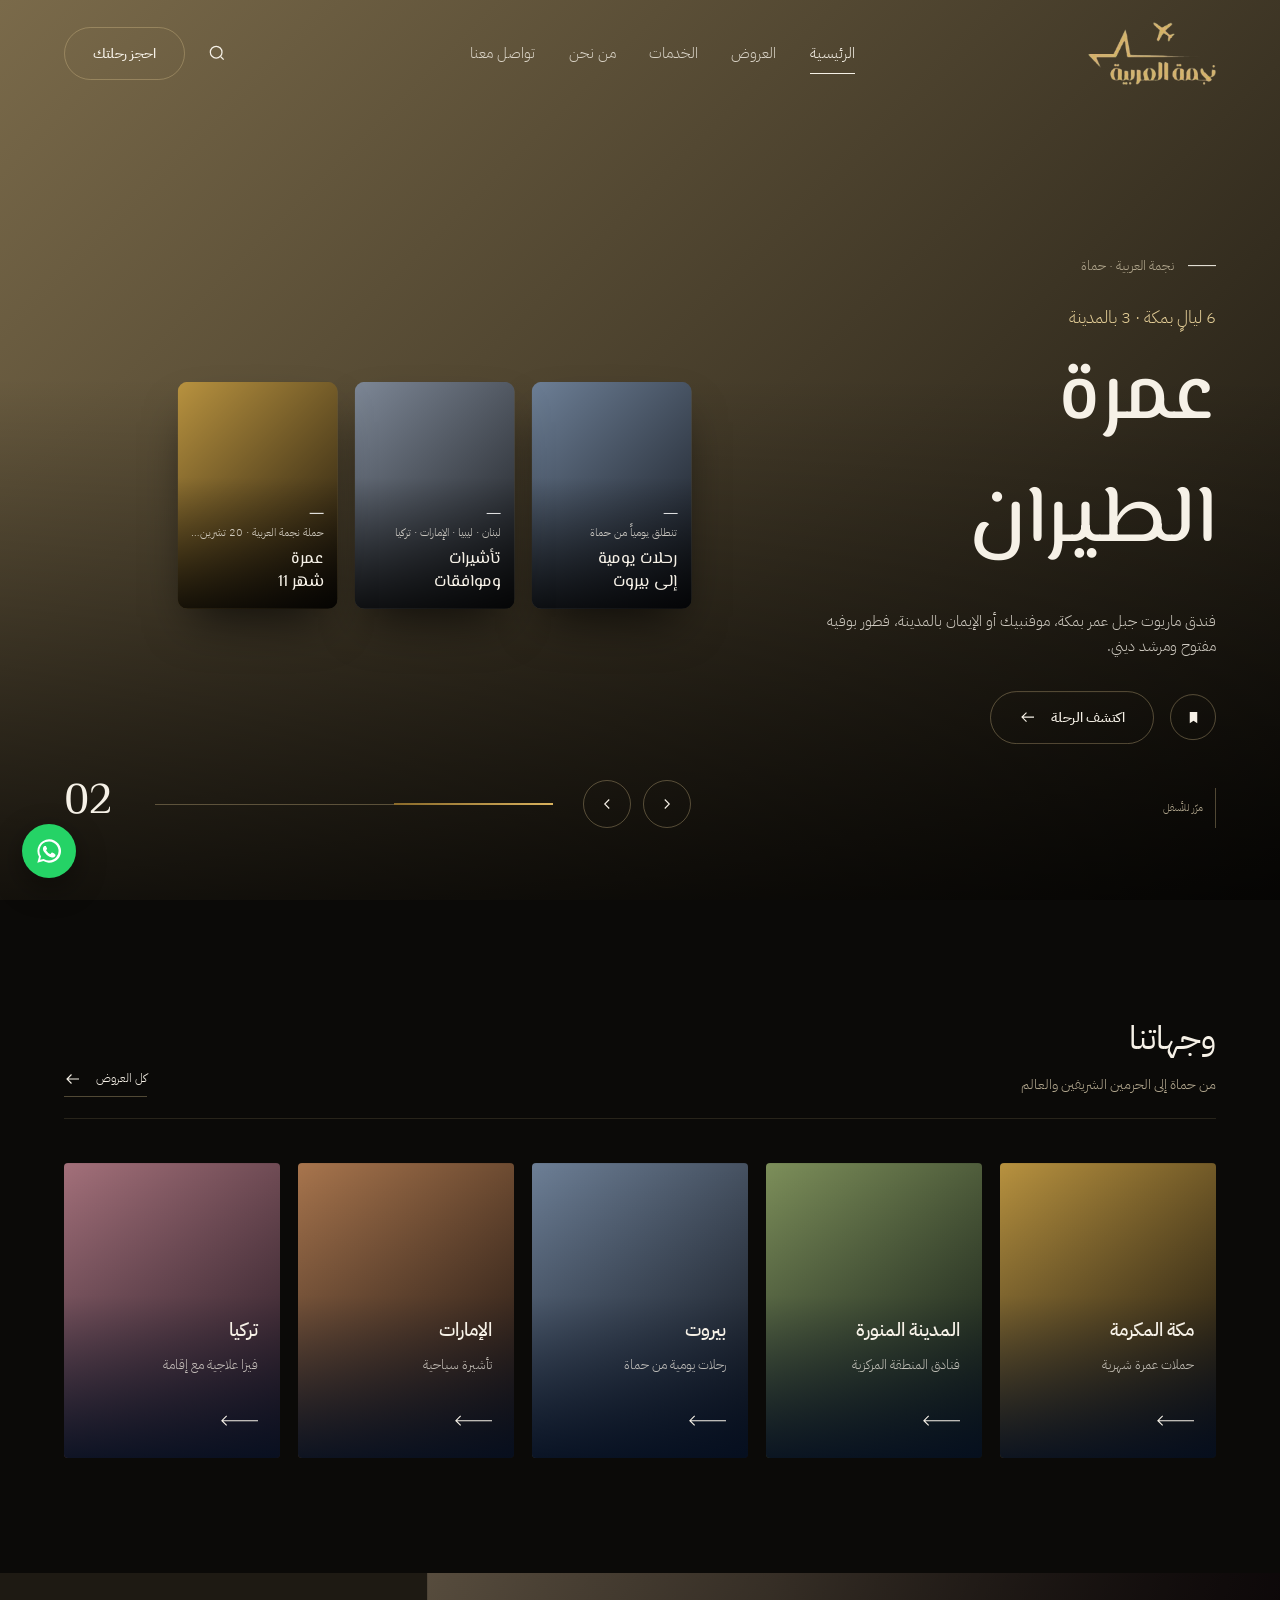
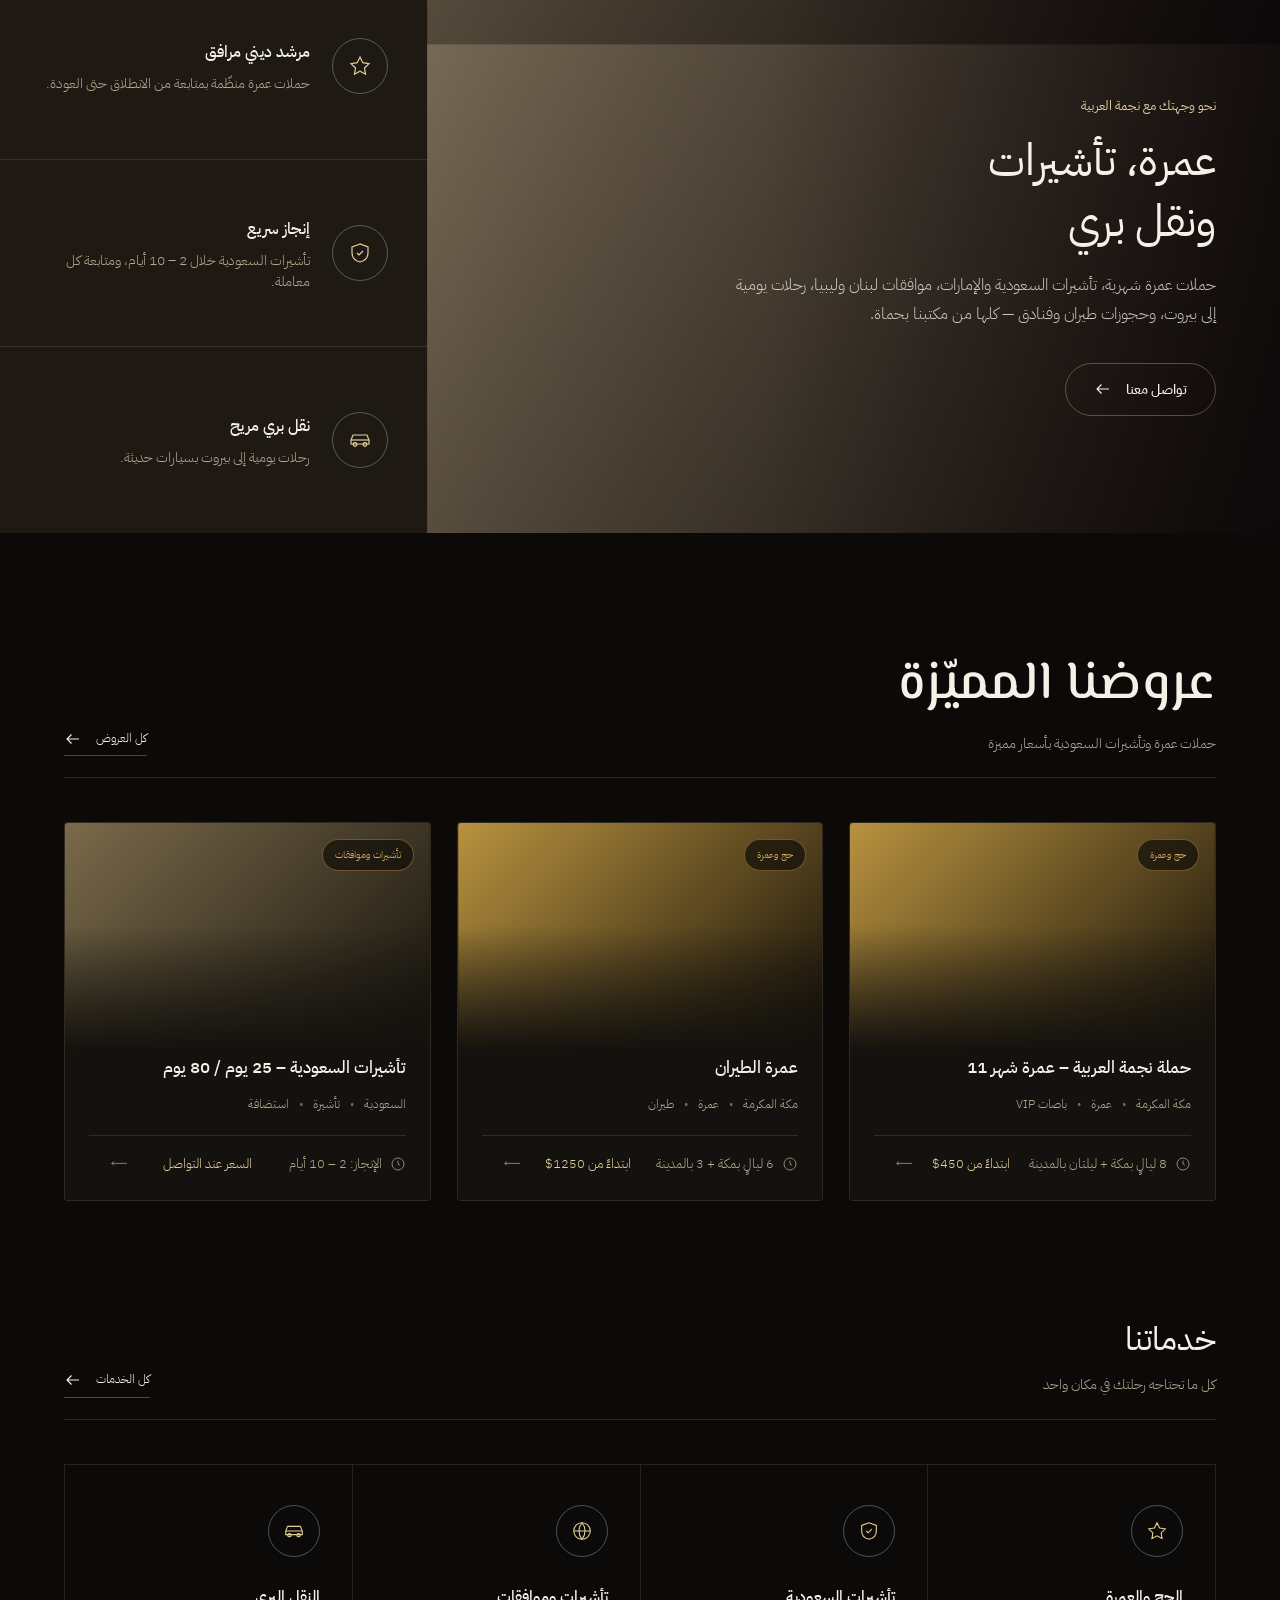
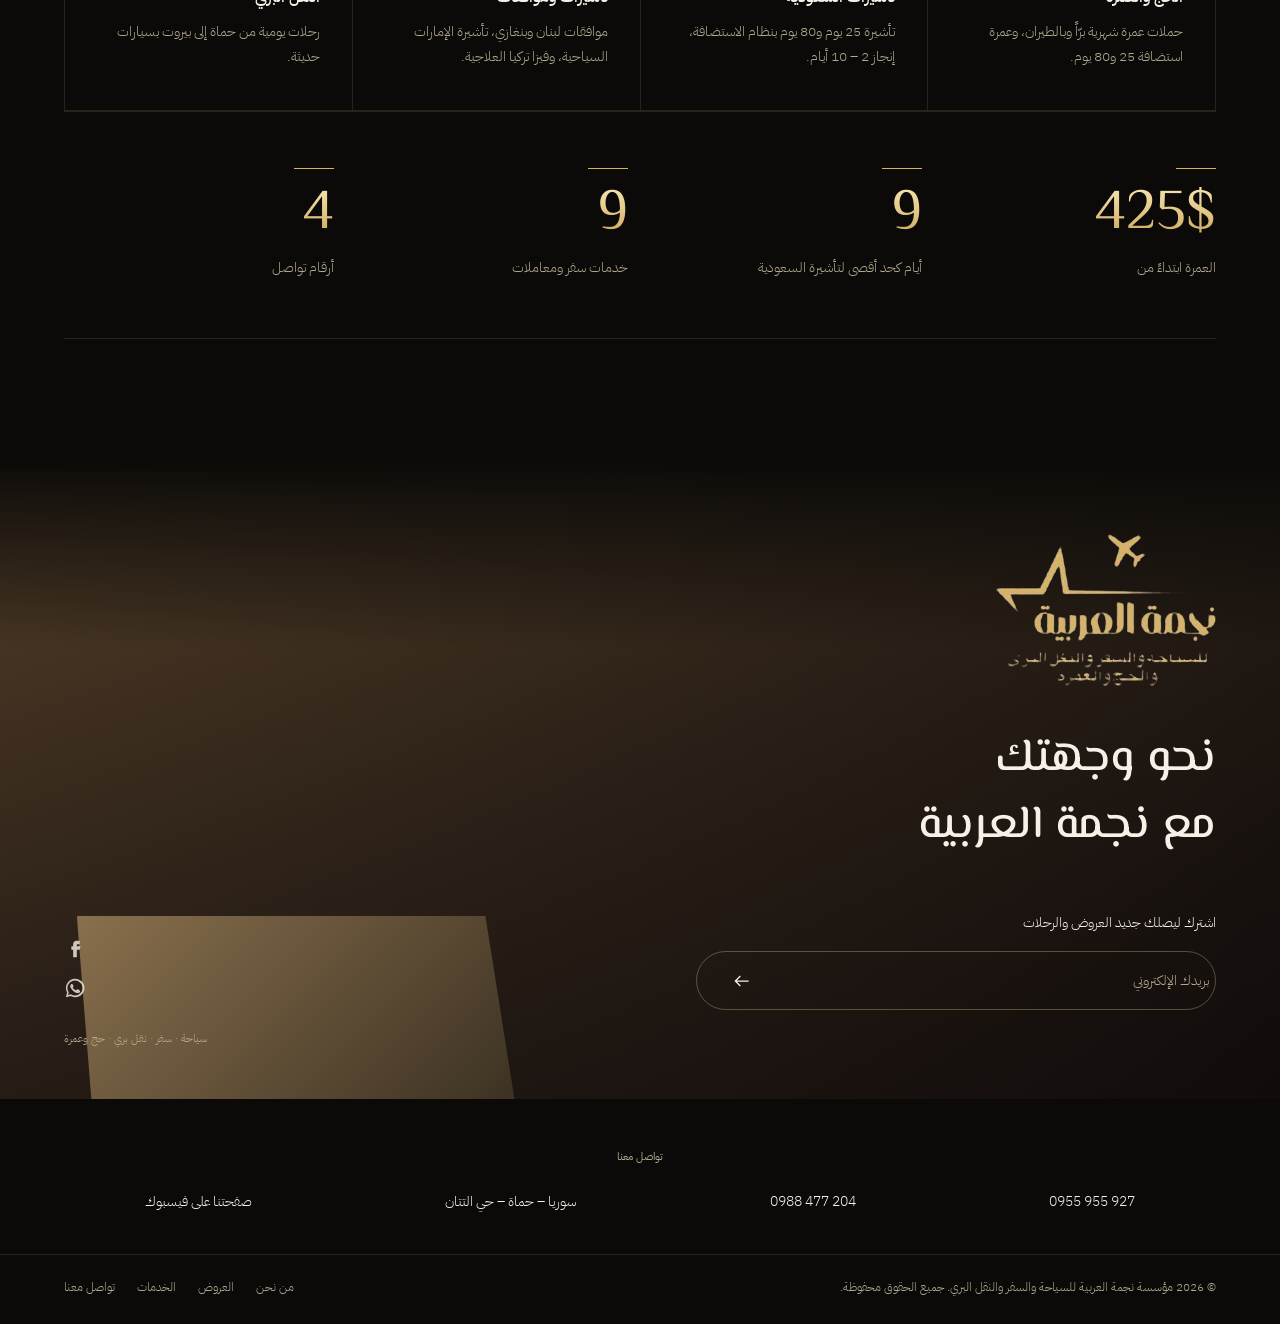
<file: index.html>
<!DOCTYPE html>
<html lang="ar" dir="rtl">
<head>
  <meta charset="UTF-8" />
  <meta name="viewport" content="width=device-width, initial-scale=1.0" />
  <link rel="preconnect" href="https://fonts.googleapis.com" />
  <link rel="preconnect" href="https://fonts.gstatic.com" crossorigin />
  <link href="https://fonts.googleapis.com/css2?family=IBM+Plex+Sans+Arabic:wght@300;400;500&family=Readex+Pro:wght@200;300;400;500&family=El+Messiri:wght@400;500;600&display=swap" rel="stylesheet" />
  <link rel="icon" type="image/png" href="images/favicon.png" />
  <link rel="stylesheet" href="css/style.css" />
  <link rel="stylesheet" href="css/rtl.css" />
  <title>نجمة العربية للسياحة والسفر والنقل البري والحج والعمرة – حماة</title>
  <meta name="description" content="مؤسسة نجمة العربية للسياحة والسفر والنقل البري والحج والعمرة – حماة، حي التتان. حملات عمرة، تأشيرات السعودية والإمارات، موافقات لبنان وليبيا، رحلات يومية إلى بيروت، حجوزات طيران وفنادق." />
</head>
<body data-page="home">
  <div id="site-header"></div>

  <section class="hero" id="hero">
    <div class="hero__timer"><span></span></div>
    <div class="hero__bg" id="heroBg"></div>
    <div class="hero__shade"></div>

    <div class="hero__content">
      <p class="hero__eyebrow">نجمة العربية · حماة</p>
      <p class="hero__place mask"><span id="heroPlace"></span></p>
      <h1 class="hero__title" id="heroTitle"></h1>
      <p class="hero__desc mask"><span id="heroDesc"></span></p>
      <div class="mask">
        <span class="hero__actions-inner">
          <button class="btn-round" aria-label="حفظ">
            <svg viewBox="0 0 24 24" fill="currentColor"><path d="M6 3h12v18l-6-4-6 4z"/></svg>
          </button>
          <a href="#" class="btn" id="heroLink">اكتشف الرحلة
            <svg viewBox="0 0 24 24" fill="none" stroke="currentColor" stroke-width="1.5"><path d="M4 12h15M14 6l6 6-6 6"/></svg>
          </a>
        </span>
      </div>
    </div>

    <div class="hero__cards" id="heroCards"></div>

    <div class="hero__controls">
      <button class="arrow" id="prevBtn" aria-label="السابق"><svg viewBox="0 0 24 24" fill="none" stroke="currentColor" stroke-width="1.5"><path d="m15 18-6-6 6-6"/></svg></button>
      <button class="arrow" id="nextBtn" aria-label="التالي"><svg viewBox="0 0 24 24" fill="none" stroke="currentColor" stroke-width="1.5"><path d="m9 18 6-6-6-6"/></svg></button>
      <div class="hero__progress"><span id="progressFill"></span></div>
      <div class="hero__num mask"><span id="heroNum">01</span></div>
    </div>

    <div class="hero__scroll"><i></i>مرّر للأسفل</div>
  </section>

  <section class="section">
    <div class="container">
      <div class="section-head reveal">
        <div>
          <h2 class="h-md">وجهاتنا</h2>
          <p>من حماة إلى الحرمين الشريفين والعالم</p>
        </div>
        <a href="tours.html" class="link-all">كل العروض
          <svg viewBox="0 0 24 24" fill="none" stroke="currentColor" stroke-width="1.5"><path d="M4 12h15M14 6l6 6-6 6"/></svg></a>
      </div>
      <div class="dest-grid" id="popularDest"></div>
    </div>
  </section>

  <section class="split">
    <div class="split__media" data-bg="hotel">
      <div class="split__content reveal">
        <span class="eyebrow">نحو وجهتك مع نجمة العربية</span>
        <h2 class="h-md">عمرة، تأشيرات<br/>ونقل بري</h2>
        <p>حملات عمرة شهرية، تأشيرات السعودية والإمارات، موافقات لبنان وليبيا، رحلات يومية إلى بيروت، وحجوزات طيران وفنادق — كلها من مكتبنا بحماة.</p>
        <a href="contact.html" class="btn">تواصل معنا
          <svg viewBox="0 0 24 24" fill="none" stroke="currentColor" stroke-width="1.5"><path d="M4 12h15M14 6l6 6-6 6"/></svg></a>
      </div>
    </div>
    <div class="split__features" id="homeFeatures"></div>
  </section>

  <section class="section">
    <div class="container">
      <div class="section-head reveal">
        <div>
          <h2 class="h-lg">عروضنا المميّزة</h2>
          <p>حملات عمرة وتأشيرات السعودية بأسعار مميزة</p>
        </div>
        <a href="tours.html" class="link-all">كل العروض
          <svg viewBox="0 0 24 24" fill="none" stroke="currentColor" stroke-width="1.5"><path d="M4 12h15M14 6l6 6-6 6"/></svg></a>
      </div>
      <div class="tours-grid" id="signatureTours"></div>
    </div>
  </section>

  <section class="section section--tight">
    <div class="container">
      <div class="section-head reveal">
        <div>
          <h2 class="h-md">خدماتنا</h2>
          <p>كل ما تحتاجه رحلتك في مكان واحد</p>
        </div>
        <a href="services.html" class="link-all">كل الخدمات
          <svg viewBox="0 0 24 24" fill="none" stroke="currentColor" stroke-width="1.5"><path d="M4 12h15M14 6l6 6-6 6"/></svg></a>
      </div>
      <div class="services" id="homeServices"></div>

      <div class="stats">
        <div class="stat reveal"><b>450$</b><span>العمرة ابتداءً من</span></div>
        <div class="stat reveal"><b>10</b><span>أيام كحد أقصى لتأشيرة السعودية</span></div>
        <div class="stat reveal"><b>9</b><span>خدمات سفر ومعاملات</span></div>
        <div class="stat reveal"><b>4</b><span>أرقام تواصل</span></div>
      </div>
    </div>
  </section>


  <div id="site-footer"></div>
  <script src="js/data.js"></script>
  <script src="js/main.js"></script>
  <script src="js/animations.js"></script>
</body>
</html>
</file>
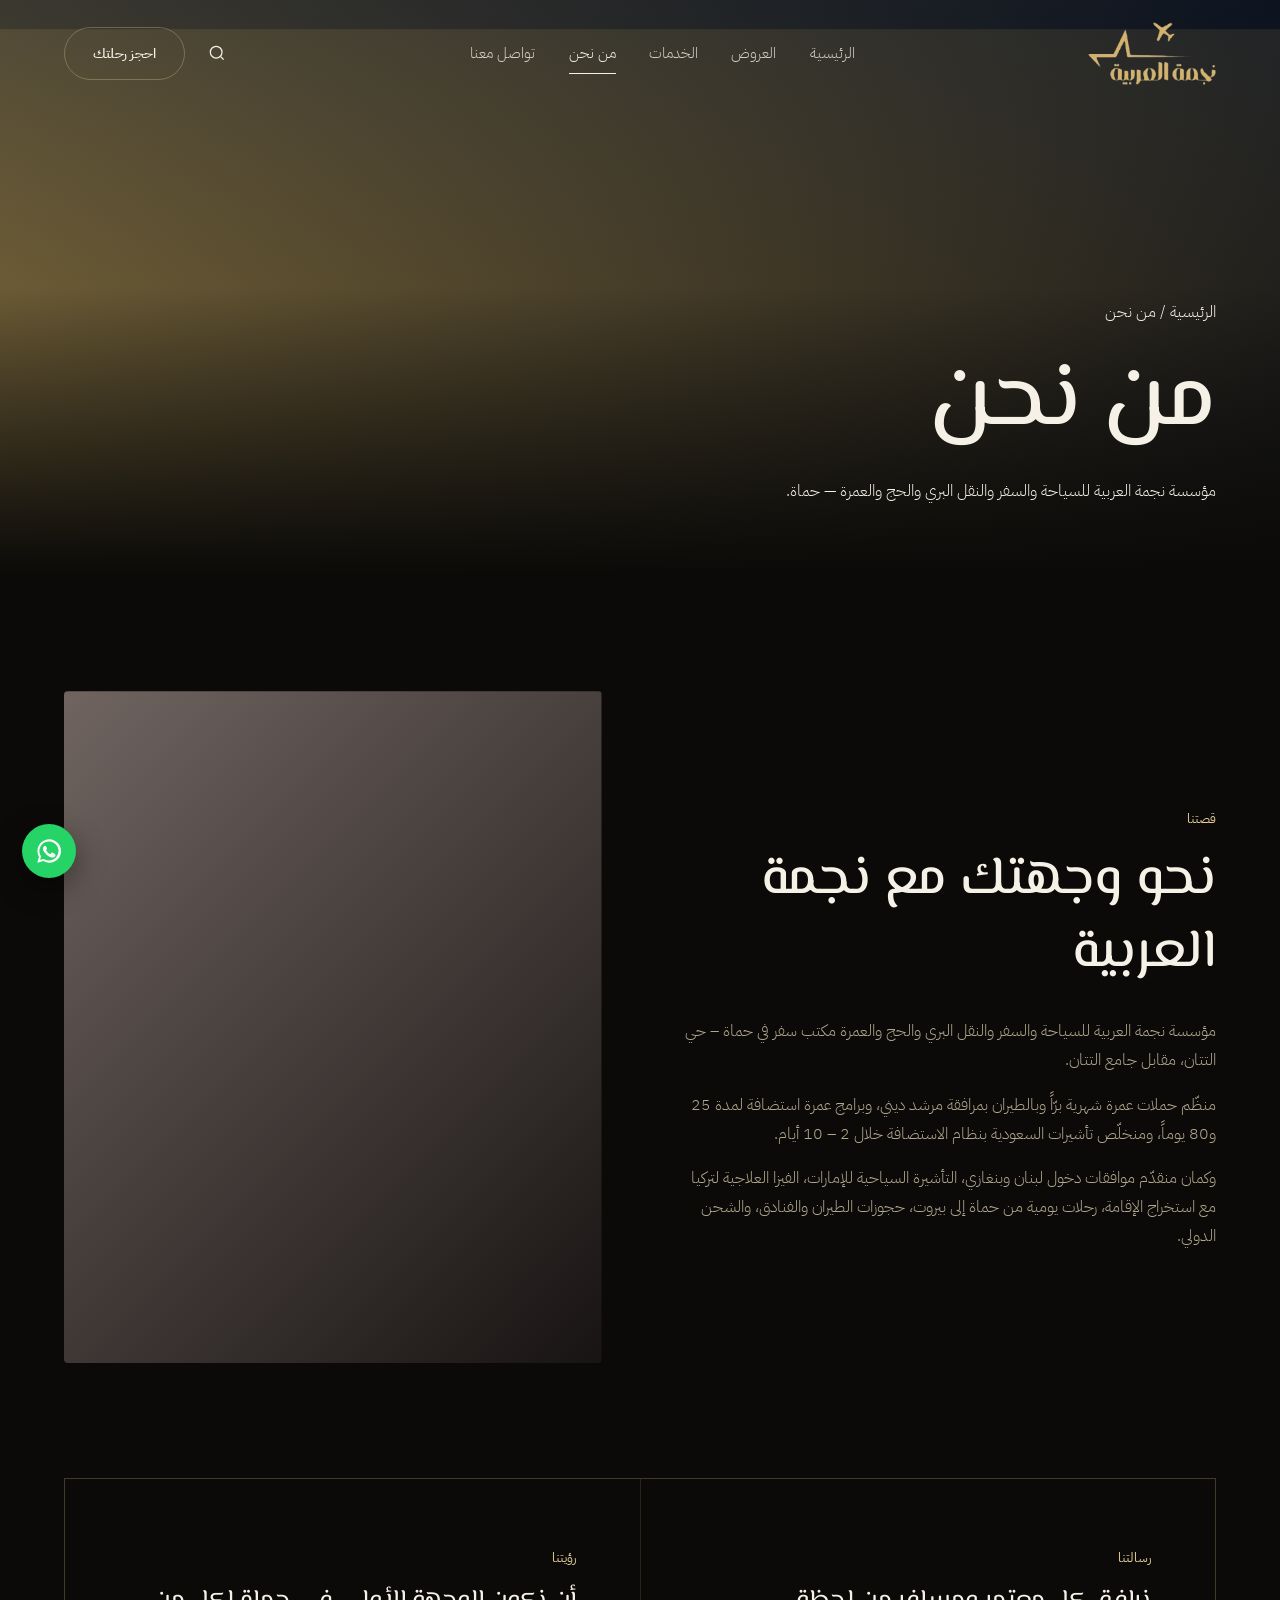
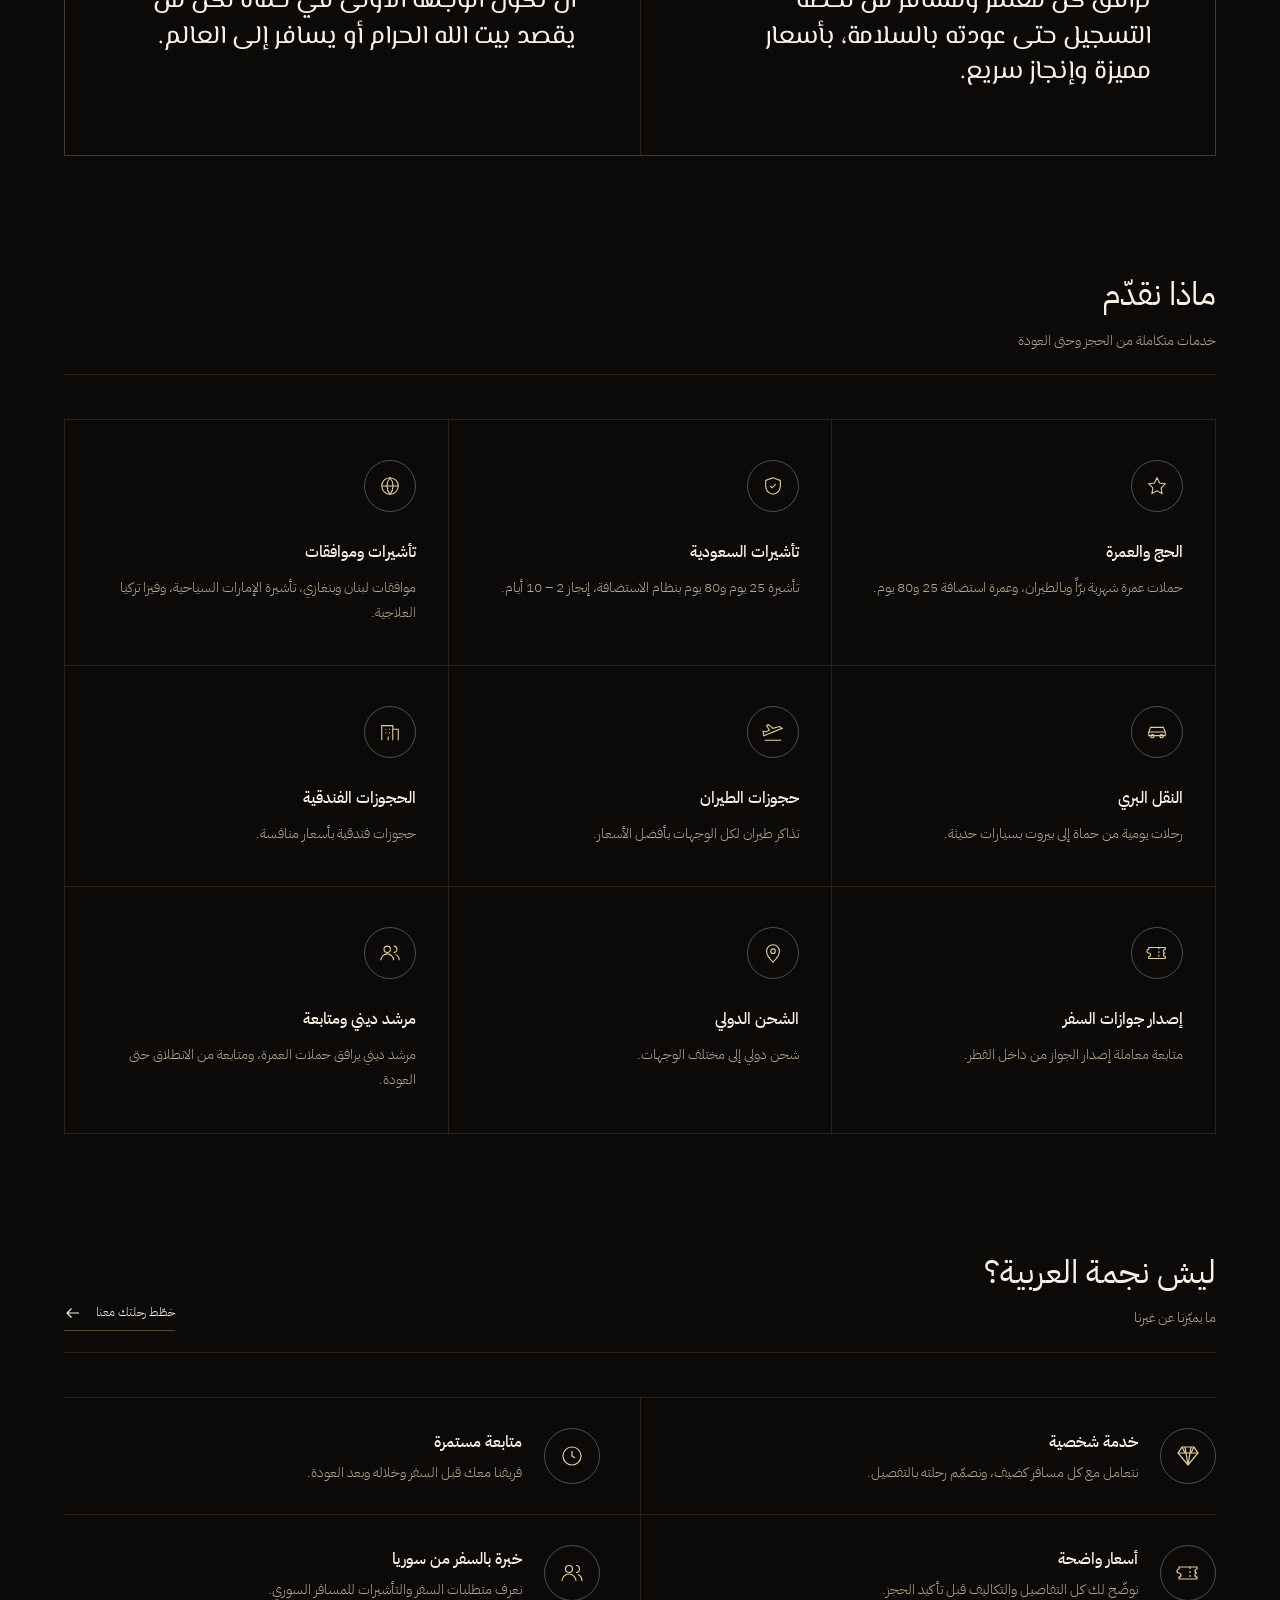
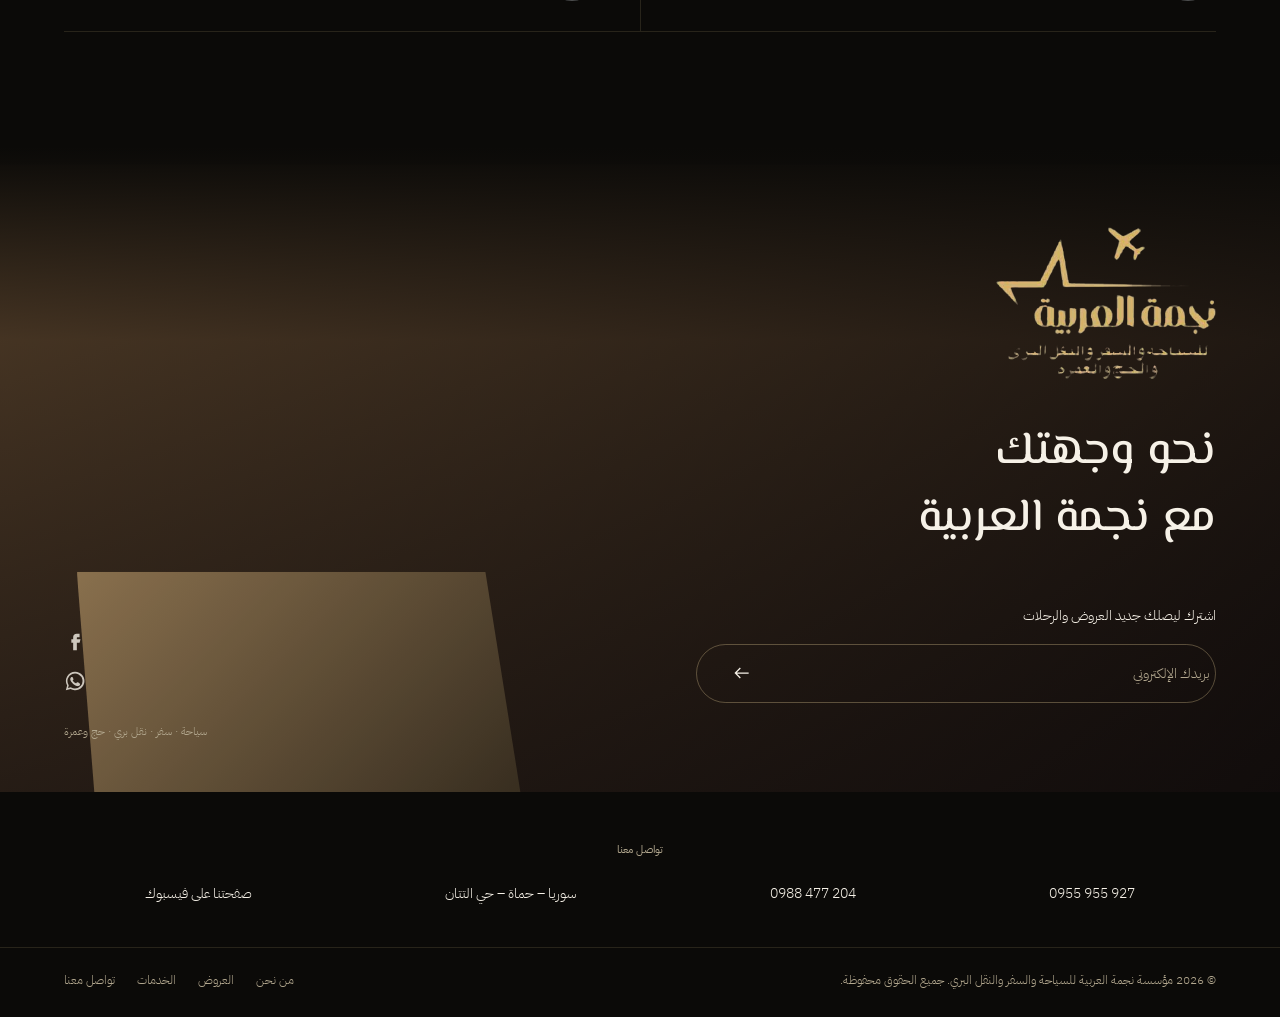
<file: about.html>
<!DOCTYPE html>
<html lang="ar" dir="rtl">
<head>
  <meta charset="UTF-8" />
  <meta name="viewport" content="width=device-width, initial-scale=1.0" />
  <link rel="preconnect" href="https://fonts.googleapis.com" />
  <link rel="preconnect" href="https://fonts.gstatic.com" crossorigin />
  <link href="https://fonts.googleapis.com/css2?family=IBM+Plex+Sans+Arabic:wght@300;400;500&family=Readex+Pro:wght@200;300;400;500&family=El+Messiri:wght@400;500;600&display=swap" rel="stylesheet" />
  <link rel="icon" type="image/png" href="images/favicon.png" />
  <link rel="stylesheet" href="css/style.css" />
  <link rel="stylesheet" href="css/rtl.css" />
  <title>من نحن – نجمة العربية للسياحة والسفر</title>
  <meta name="description" content="تعرّف على مؤسسة نجمة العربية للسياحة والسفر والنقل البري والحج والعمرة في حماة – حي التتان." />
</head>
<body data-page="about">
  <div id="site-header"></div>

  <section class="page-hero" data-bg="makkah">
    <div class="container">
      <p class="crumbs"><a href="index.html">الرئيسية</a> / من نحن</p>
      <h1 class="h-xl">من نحن</h1>
      <p>مؤسسة نجمة العربية للسياحة والسفر والنقل البري والحج والعمرة — حماة.</p>
    </div>
  </section>

  <section class="section">
    <div class="container two-col">
      <div class="reveal">
        <span class="eyebrow">قصتنا</span>
        <h2 class="h-lg" style="margin-bottom:28px">نحو وجهتك مع نجمة العربية</h2>
        <p>مؤسسة نجمة العربية للسياحة والسفر والنقل البري والحج والعمرة مكتب سفر في حماة – حي التتان، مقابل جامع التتان.</p>
        <p>منظّم حملات عمرة شهرية برّاً وبالطيران بمرافقة مرشد ديني، وبرامج عمرة استضافة لمدة 25 و80 يوماً، ومنخلّص تأشيرات السعودية بنظام الاستضافة خلال 2 – 10 أيام.</p>
        <p>وكمان منقدّم موافقات دخول لبنان وبنغازي، التأشيرة السياحية للإمارات، الفيزا العلاجية لتركيا مع استخراج الإقامة، رحلات يومية من حماة إلى بيروت، حجوزات الطيران والفنادق، والشحن الدولي.</p>
      </div>
      <div class="two-col__img reveal" data-bg="team"></div>
    </div>
  </section>

  <section class="section section--tight">
    <div class="container">
      <div class="mv">
        <div class="reveal">
          <span class="eyebrow">رسالتنا</span>
          <blockquote>نرافق كل معتمر ومسافر من لحظة التسجيل حتى عودته بالسلامة، بأسعار مميزة وإنجاز سريع.</blockquote>
        </div>
        <div class="reveal">
          <span class="eyebrow">رؤيتنا</span>
          <blockquote>أن نكون الوجهة الأولى في حماة لكل من يقصد بيت الله الحرام أو يسافر إلى العالم.</blockquote>
        </div>
      </div>
    </div>
  </section>

  <section class="section section--tight">
    <div class="container">
      <div class="section-head reveal">
        <div><h2 class="h-md">ماذا نقدّم</h2><p>خدمات متكاملة من الحجز وحتى العودة</p></div>
      </div>
      <div class="services services--3" id="aboutServices"></div>
    </div>
  </section>

  <section class="section section--tight">
    <div class="container">
      <div class="section-head reveal">
        <div><h2 class="h-md">ليش نجمة العربية؟</h2><p>ما يميّزنا عن غيرنا</p></div>
        <a href="contact.html" class="link-all">خطّط رحلتك معنا
          <svg viewBox="0 0 24 24" fill="none" stroke="currentColor" stroke-width="1.5"><path d="M4 12h15M14 6l6 6-6 6"/></svg></a>
      </div>
      <div class="why" id="aboutWhy"></div>
    </div>
  </section>

  <div id="site-footer"></div>
  <script src="js/data.js"></script>
  <script src="js/main.js"></script>
  <script src="js/animations.js"></script>
</body>
</html>
</file>
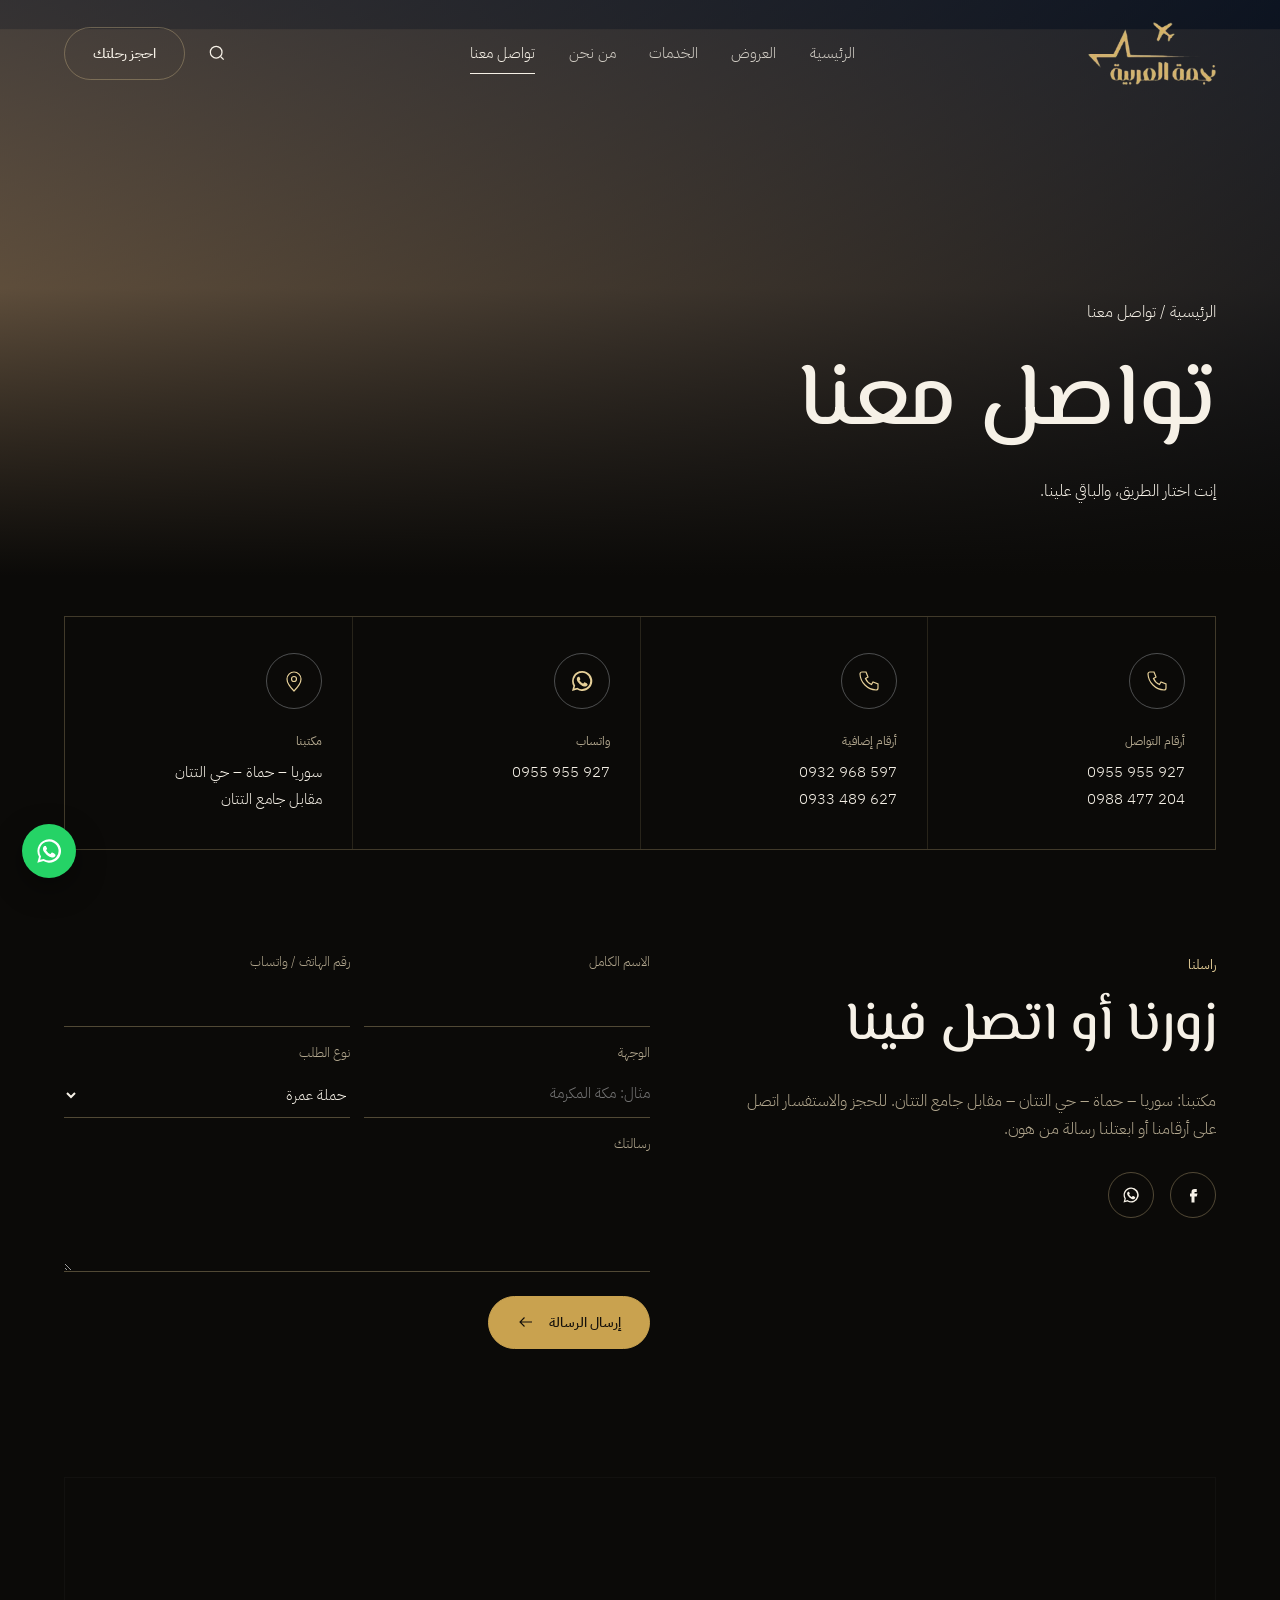
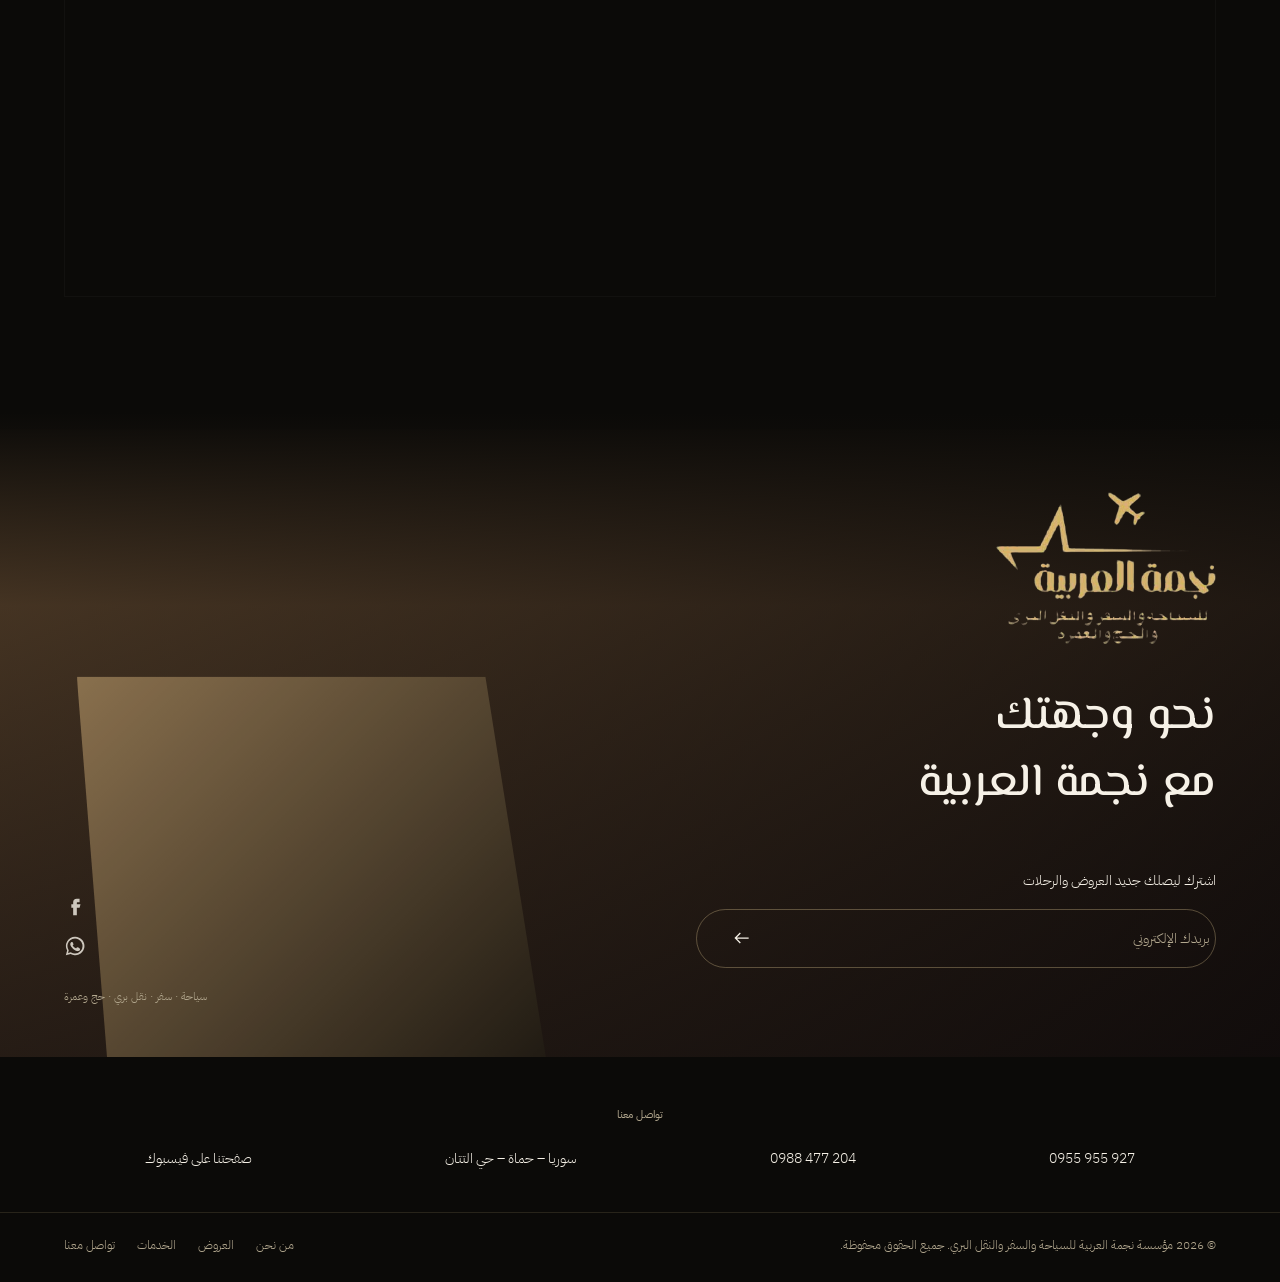
<file: contact.html>
<!DOCTYPE html>
<html lang="ar" dir="rtl">
<head>
  <meta charset="UTF-8" />
  <meta name="viewport" content="width=device-width, initial-scale=1.0" />
  <link rel="preconnect" href="https://fonts.googleapis.com" />
  <link rel="preconnect" href="https://fonts.gstatic.com" crossorigin />
  <link href="https://fonts.googleapis.com/css2?family=IBM+Plex+Sans+Arabic:wght@300;400;500&family=Readex+Pro:wght@200;300;400;500&family=El+Messiri:wght@400;500;600&display=swap" rel="stylesheet" />
  <link rel="icon" type="image/png" href="images/favicon.png" />
  <link rel="stylesheet" href="css/style.css" />
  <link rel="stylesheet" href="css/rtl.css" />
  <title>تواصل معنا – نجمة العربية للسياحة والسفر</title>
  <meta name="description" content="تواصل مع نجمة العربية للسياحة والسفر: 0955955927 – 0988477204 – 0932968597. حماة – حي التتان – مقابل جامع التتان." />
</head>
<body data-page="contact">
  <div id="site-header"></div>

  <section class="page-hero" data-bg="sky">
    <div class="container">
      <p class="crumbs"><a href="index.html">الرئيسية</a> / تواصل معنا</p>
      <h1 class="h-xl">تواصل معنا</h1>
      <p>إنت اختار الطريق، والباقي علينا.</p>
    </div>
  </section>

  <section class="section" style="padding-top:40px">
    <div class="container">
      <div class="contact-cards" id="contactCards"></div>

      <div class="contact-layout">
        <div class="reveal">
          <span class="eyebrow">راسلنا</span>
          <h2 class="h-lg" style="margin-bottom:24px">زورنا أو اتصل فينا</h2>
          <p>مكتبنا: سوريا – حماة – حي التتان – مقابل جامع التتان. للحجز والاستفسار اتصل على أرقامنا أو ابعتلنا رسالة من هون.</p>
          <div class="contact-social" id="contactSocial"></div>
        </div>

        <form class="form form--2 reveal" data-mail="استفسار من الموقع">
          <div class="field"><label for="cName">الاسم الكامل</label><input id="cName" name="الاسم" required /></div>
          <div class="field"><label for="cPhone">رقم الهاتف / واتساب</label><input id="cPhone" name="الهاتف" type="tel" dir="ltr" required /></div>
          <div class="field"><label for="cDest">الوجهة</label><input id="cDest" name="الوجهة" placeholder="مثال: مكة المكرمة" /></div>
          <div class="field"><label for="cSubject">نوع الطلب</label>
            <select id="cSubject" name="نوع الطلب">
              <option>حملة عمرة</option><option>عمرة الطيران</option><option>عمرة استضافة</option><option>تأشيرة السعودية</option>
              <option>موافقة لبنان / ليبيا</option><option>تأشيرة الإمارات</option><option>فيزا تركيا العلاجية</option><option>رحلة إلى بيروت</option><option>حجز طيران / فندق</option><option>إصدار جواز</option><option>شحن دولي</option><option>أخرى</option>
            </select></div>
          <div class="field full"><label for="cMessage">رسالتك</label><textarea id="cMessage" name="الرسالة" required></textarea></div>
          <div class="full">
            <button class="btn btn--solid">إرسال الرسالة
              <svg viewBox="0 0 24 24" fill="none" stroke="currentColor" stroke-width="1.5"><path d="M4 12h15M14 6l6 6-6 6"/></svg></button>
            <p class="form__msg" style="margin-top:12px"></p>
          </div>
        </form>
      </div>

      <div class="map reveal">
        <iframe title="موقع المؤسسة" loading="lazy" src="https://www.google.com/maps?q=%D8%AC%D8%A7%D9%85%D8%B9+%D8%A7%D9%84%D8%AA%D8%AA%D8%A7%D9%86+%D8%AD%D9%85%D8%A7%D8%A9&z=16&output=embed"></iframe>
      </div>
    </div>
  </section>

  <div id="site-footer"></div>
  <script src="js/data.js"></script>
  <script src="js/main.js"></script>
  <script src="js/animations.js"></script>
</body>
</html>
</file>
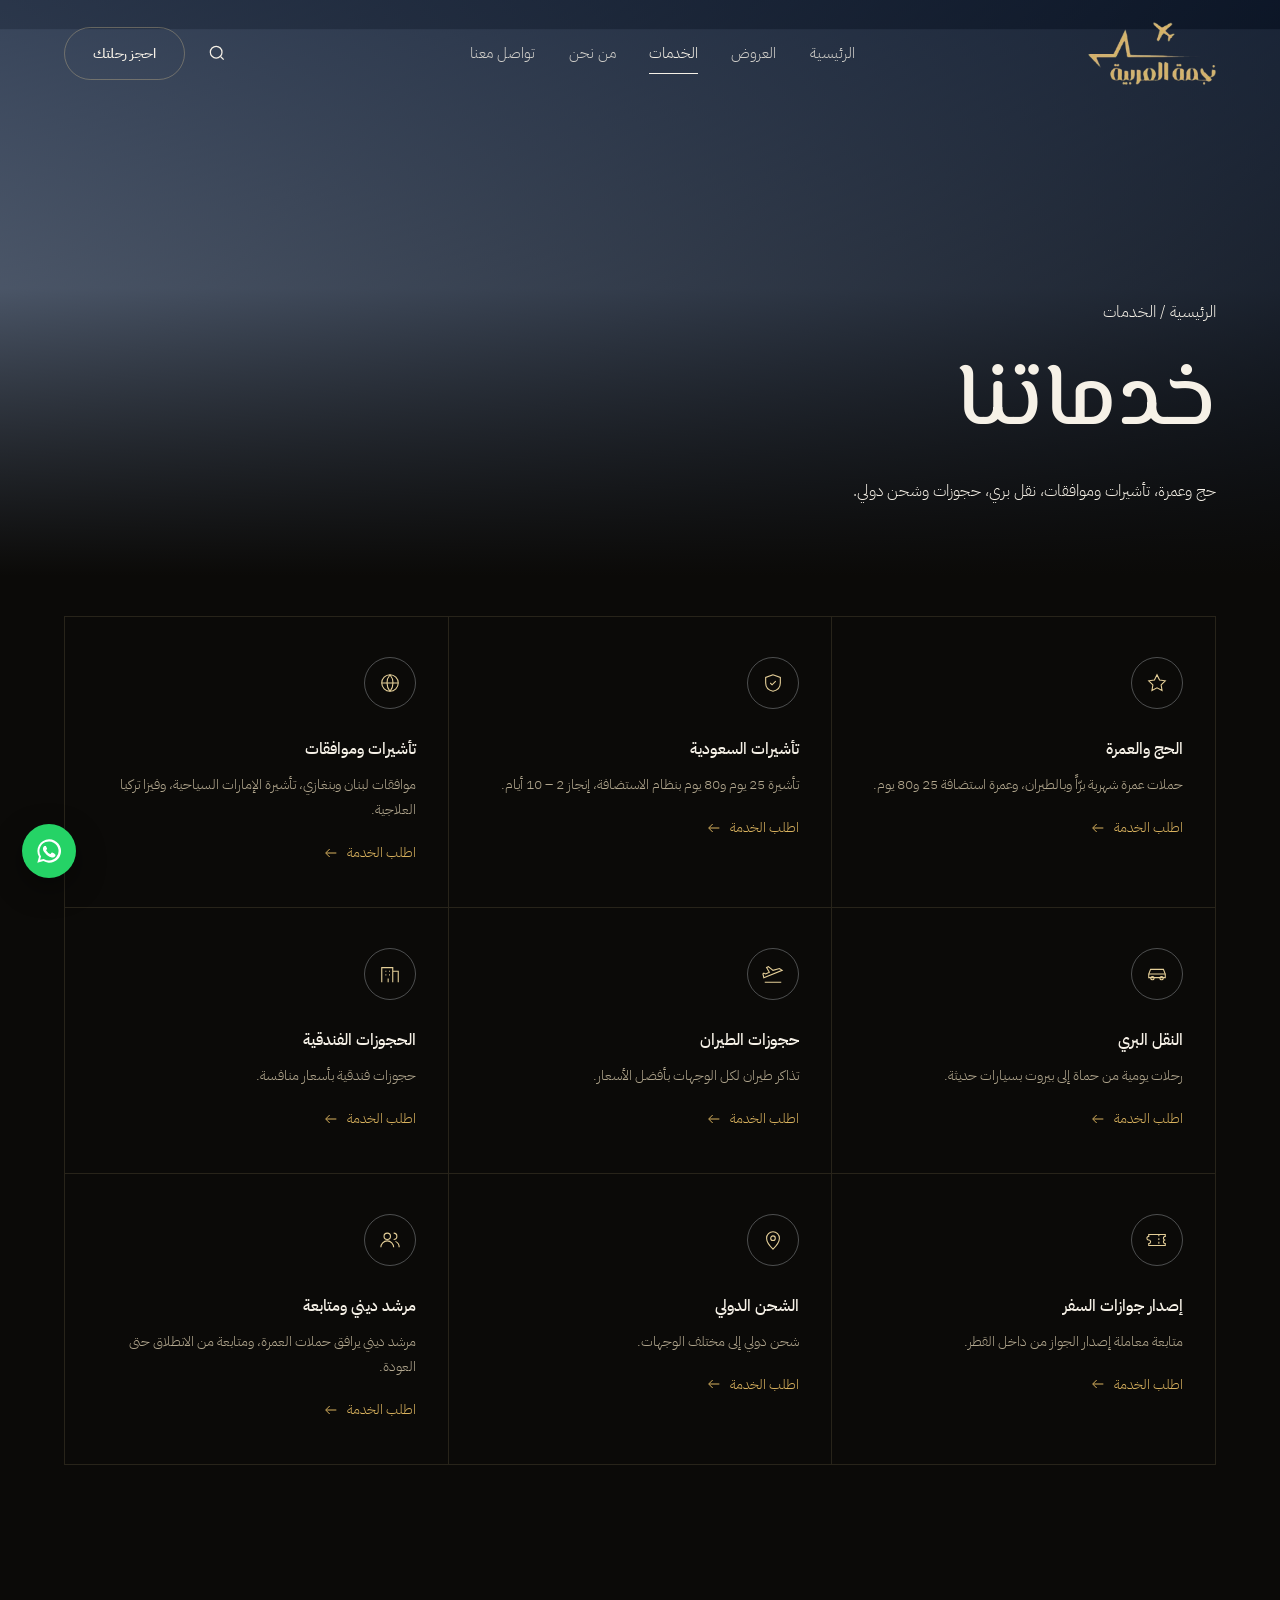
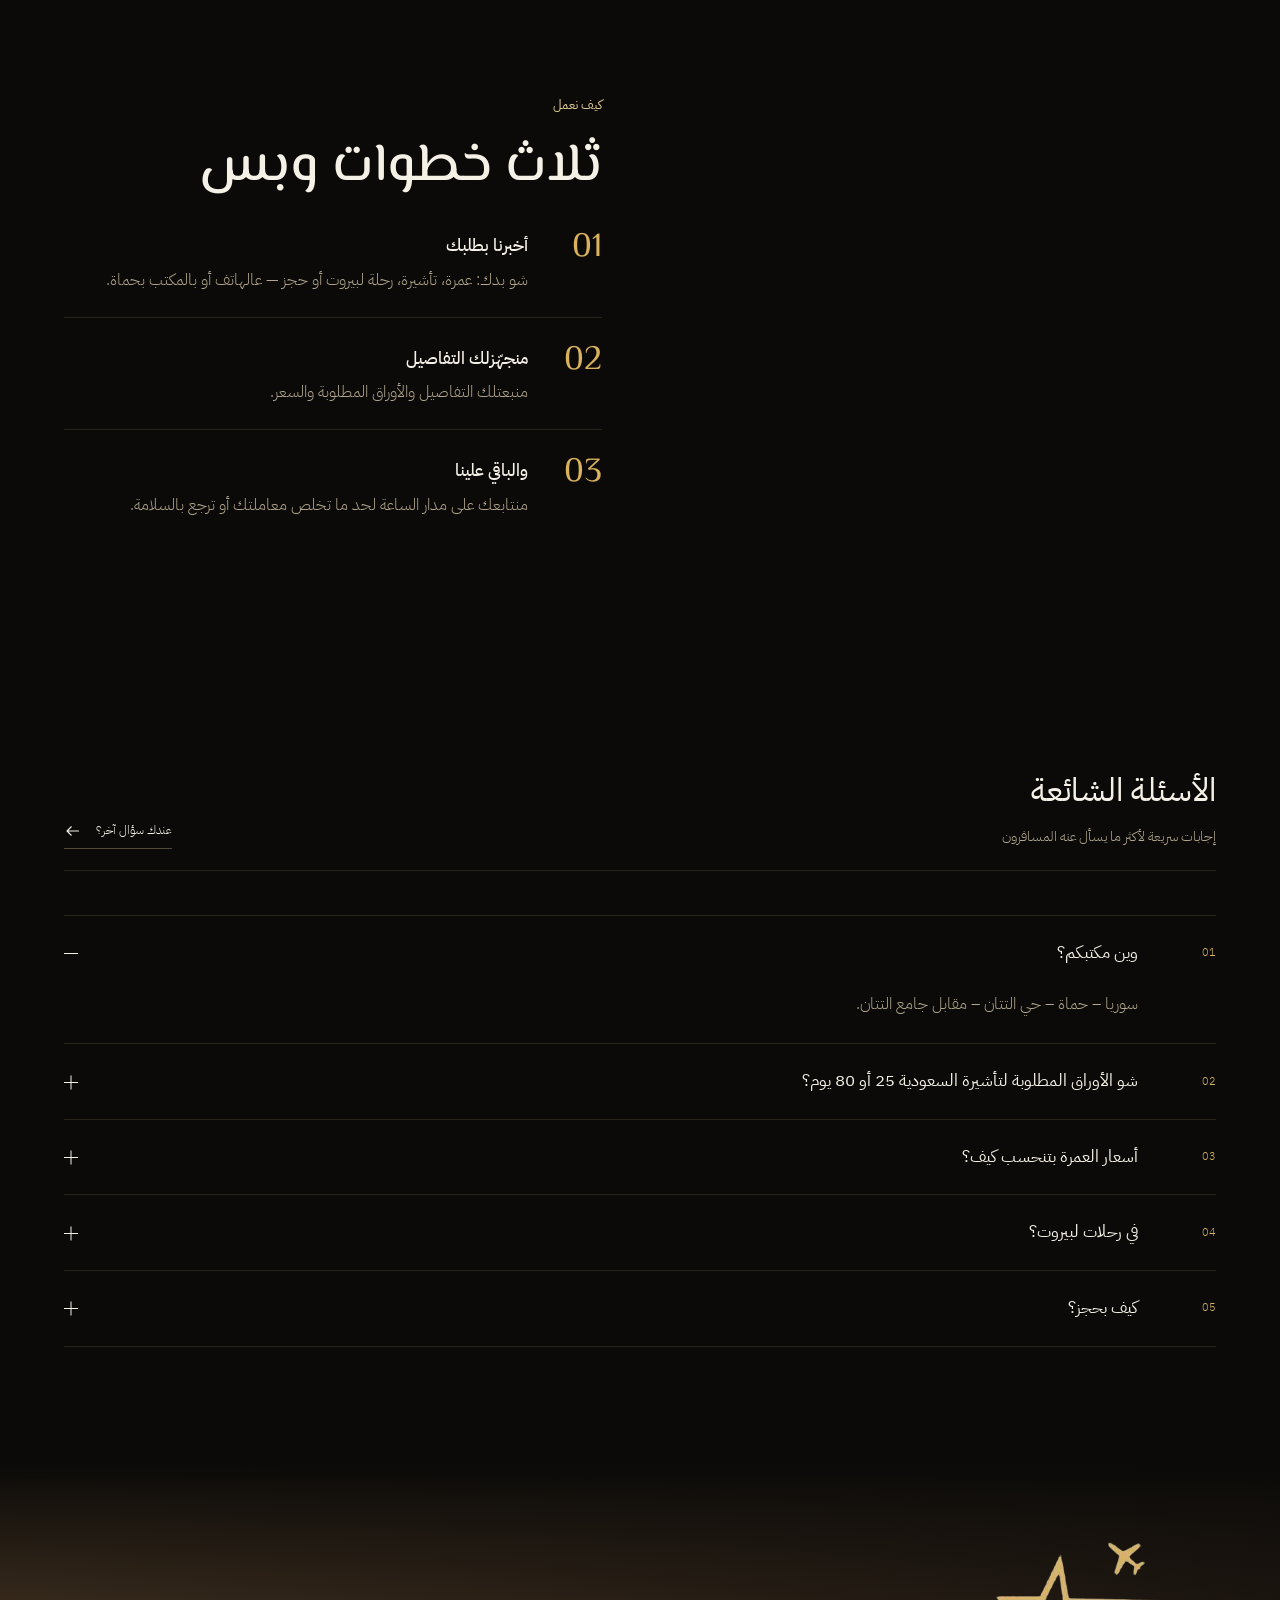
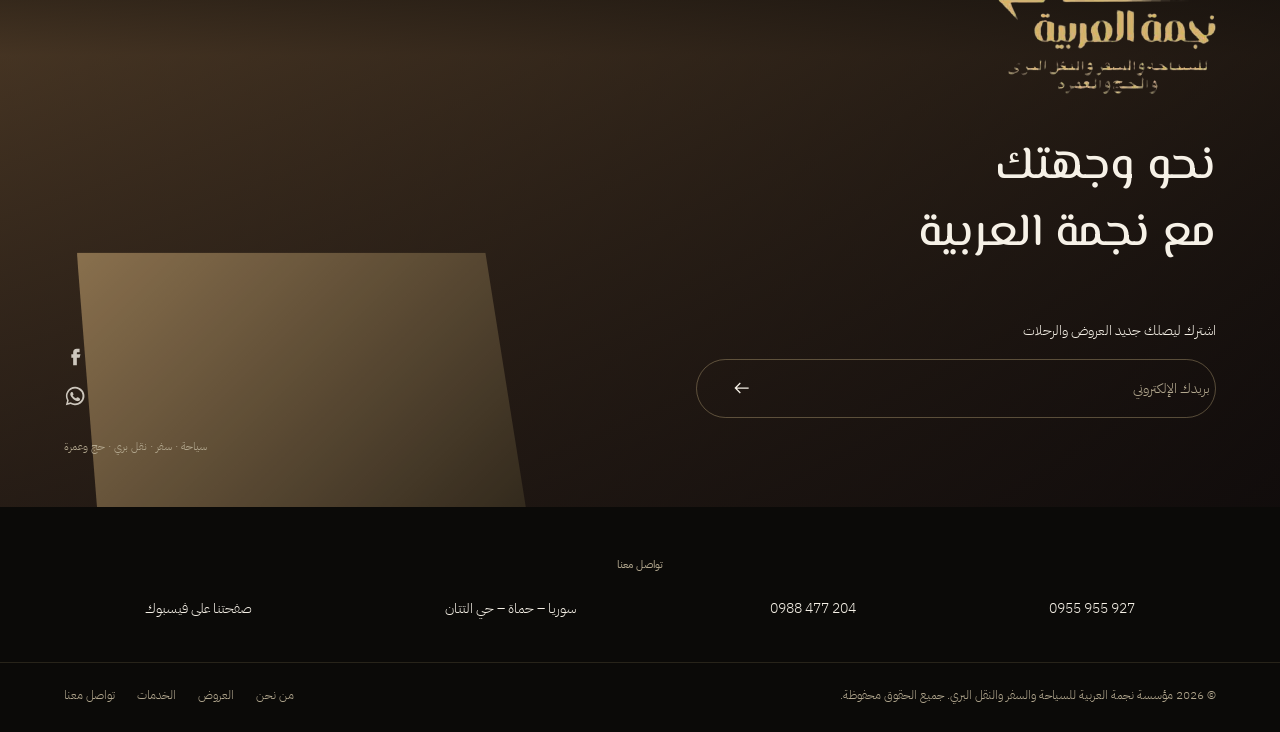
<file: services.html>
<!DOCTYPE html>
<html lang="ar" dir="rtl">
<head>
  <meta charset="UTF-8" />
  <meta name="viewport" content="width=device-width, initial-scale=1.0" />
  <link rel="preconnect" href="https://fonts.googleapis.com" />
  <link rel="preconnect" href="https://fonts.gstatic.com" crossorigin />
  <link href="https://fonts.googleapis.com/css2?family=IBM+Plex+Sans+Arabic:wght@300;400;500&family=Readex+Pro:wght@200;300;400;500&family=El+Messiri:wght@400;500;600&display=swap" rel="stylesheet" />
  <link rel="icon" type="image/png" href="images/favicon.png" />
  <link rel="stylesheet" href="css/style.css" />
  <link rel="stylesheet" href="css/rtl.css" />
  <title>خدماتنا – نجمة العربية للسياحة والسفر</title>
  <meta name="description" content="خدمات نجمة العربية: الحج والعمرة، تأشيرات السعودية والإمارات، موافقات لبنان وليبيا، فيزا تركيا العلاجية، النقل البري إلى بيروت، حجوزات الطيران والفنادق، إصدار الجوازات والشحن الدولي." />
</head>
<body data-page="services">
  <div id="site-header"></div>

  <section class="page-hero" data-bg="plane">
    <div class="container">
      <p class="crumbs"><a href="index.html">الرئيسية</a> / الخدمات</p>
      <h1 class="h-xl">خدماتنا</h1>
      <p>حج وعمرة، تأشيرات وموافقات، نقل بري، حجوزات وشحن دولي.</p>
    </div>
  </section>

  <section class="section" style="padding-top:40px">
    <div class="container">
      <div class="services services--3" id="servicesGrid"></div>
    </div>
  </section>

  <section class="section section--tight">
    <div class="container two-col">
      <div class="two-col__img" data-bg="hotel"></div>
      <div class="reveal">
        <span class="eyebrow">كيف نعمل</span>
        <h2 class="h-lg" style="margin-bottom:28px">ثلاث خطوات وبس</h2>
        <ul class="steps">
          <li><b>01</b><div><h4>أخبرنا بطلبك</h4><p>شو بدك: عمرة، تأشيرة، رحلة لبيروت أو حجز — عالهاتف أو بالمكتب بحماة.</p></div></li>
          <li><b>02</b><div><h4>منجهّزلك التفاصيل</h4><p>منبعتلك التفاصيل والأوراق المطلوبة والسعر.</p></div></li>
          <li><b>03</b><div><h4>والباقي علينا</h4><p>منتابعك على مدار الساعة لحد ما تخلص معاملتك أو ترجع بالسلامة.</p></div></li>
        </ul>
      </div>
    </div>
  </section>

  <section class="section section--tight">
    <div class="container">
      <div class="section-head reveal"><div><h2 class="h-md">الأسئلة الشائعة</h2><p>إجابات سريعة لأكثر ما يسأل عنه المسافرون</p></div>
        <a href="contact.html" class="link-all">عندك سؤال آخر؟
          <svg viewBox="0 0 24 24" fill="none" stroke="currentColor" stroke-width="1.5"><path d="M4 12h15M14 6l6 6-6 6"/></svg></a></div>
      <div class="itinerary faq" id="faqList"></div>
    </div>
  </section>

  <div id="site-footer"></div>
  <script src="js/data.js"></script>
  <script src="js/main.js"></script>
  <script src="js/animations.js"></script>
</body>
</html>
</file>
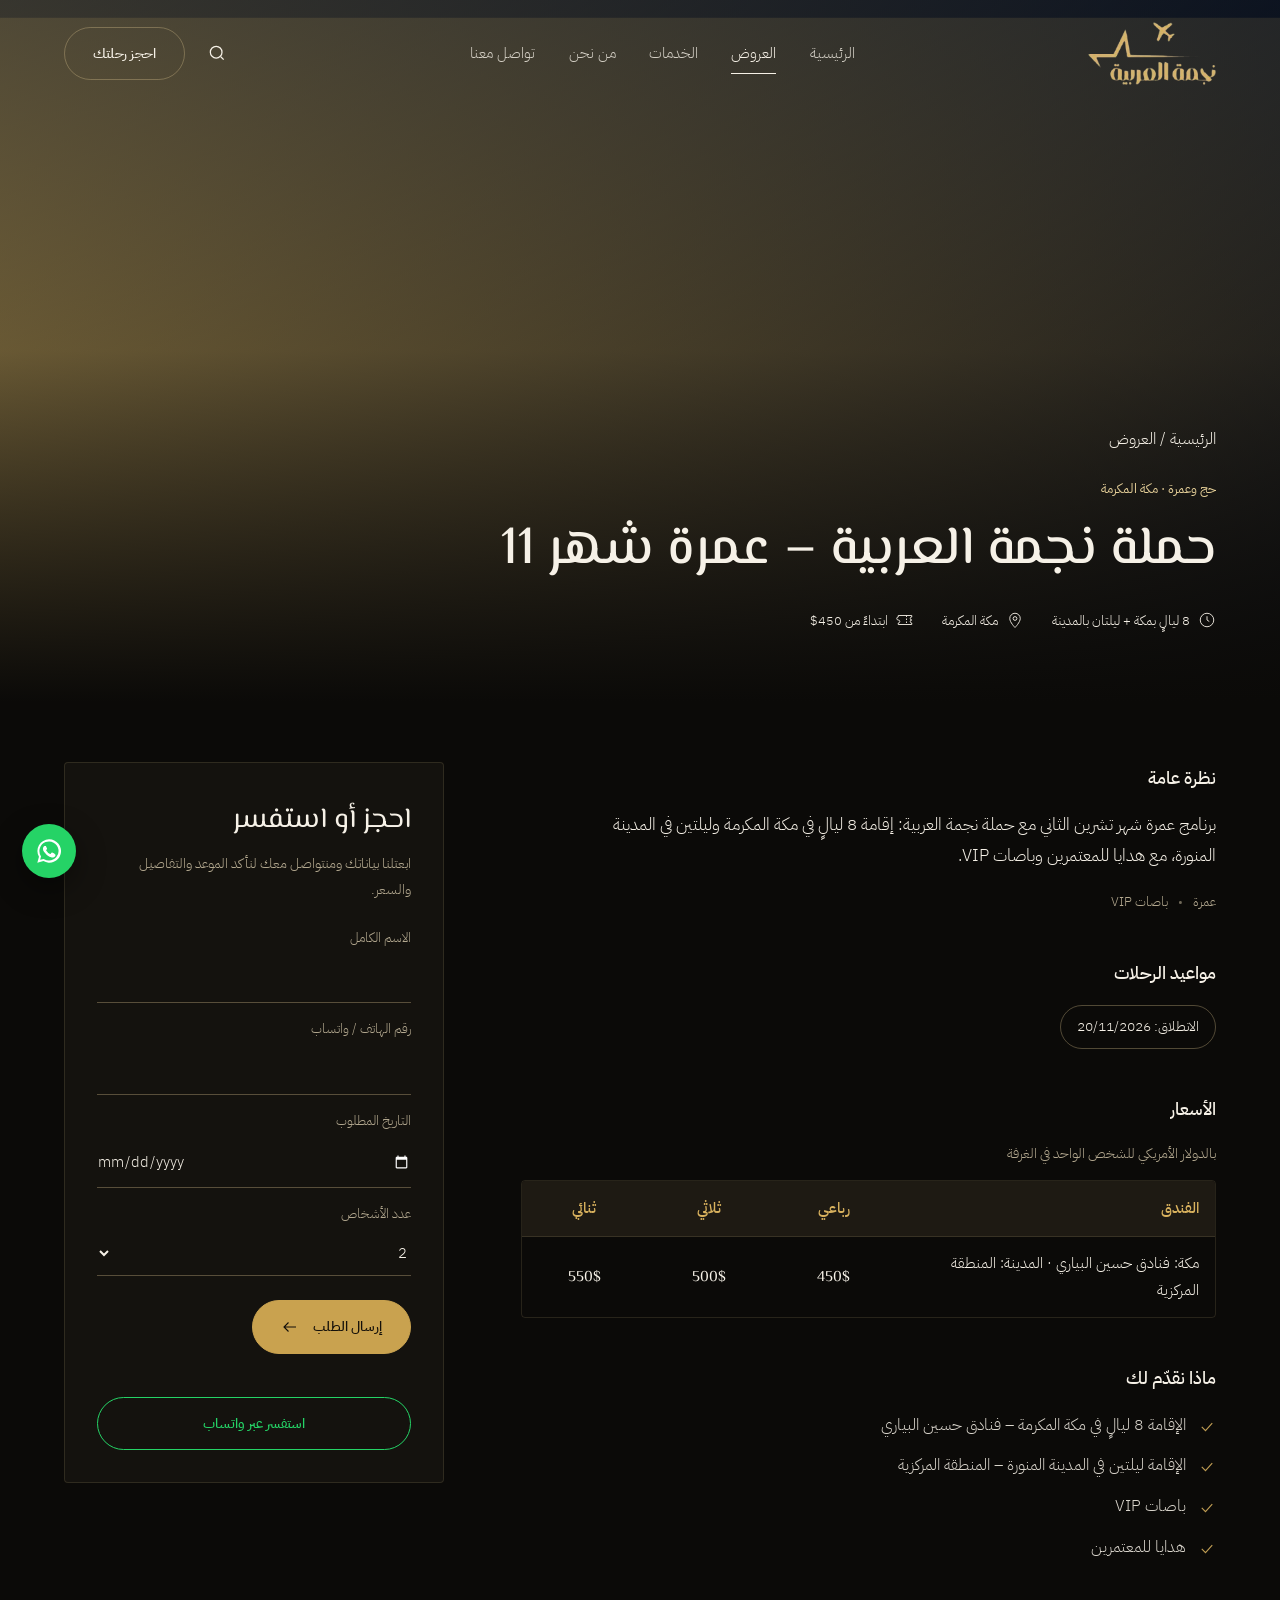
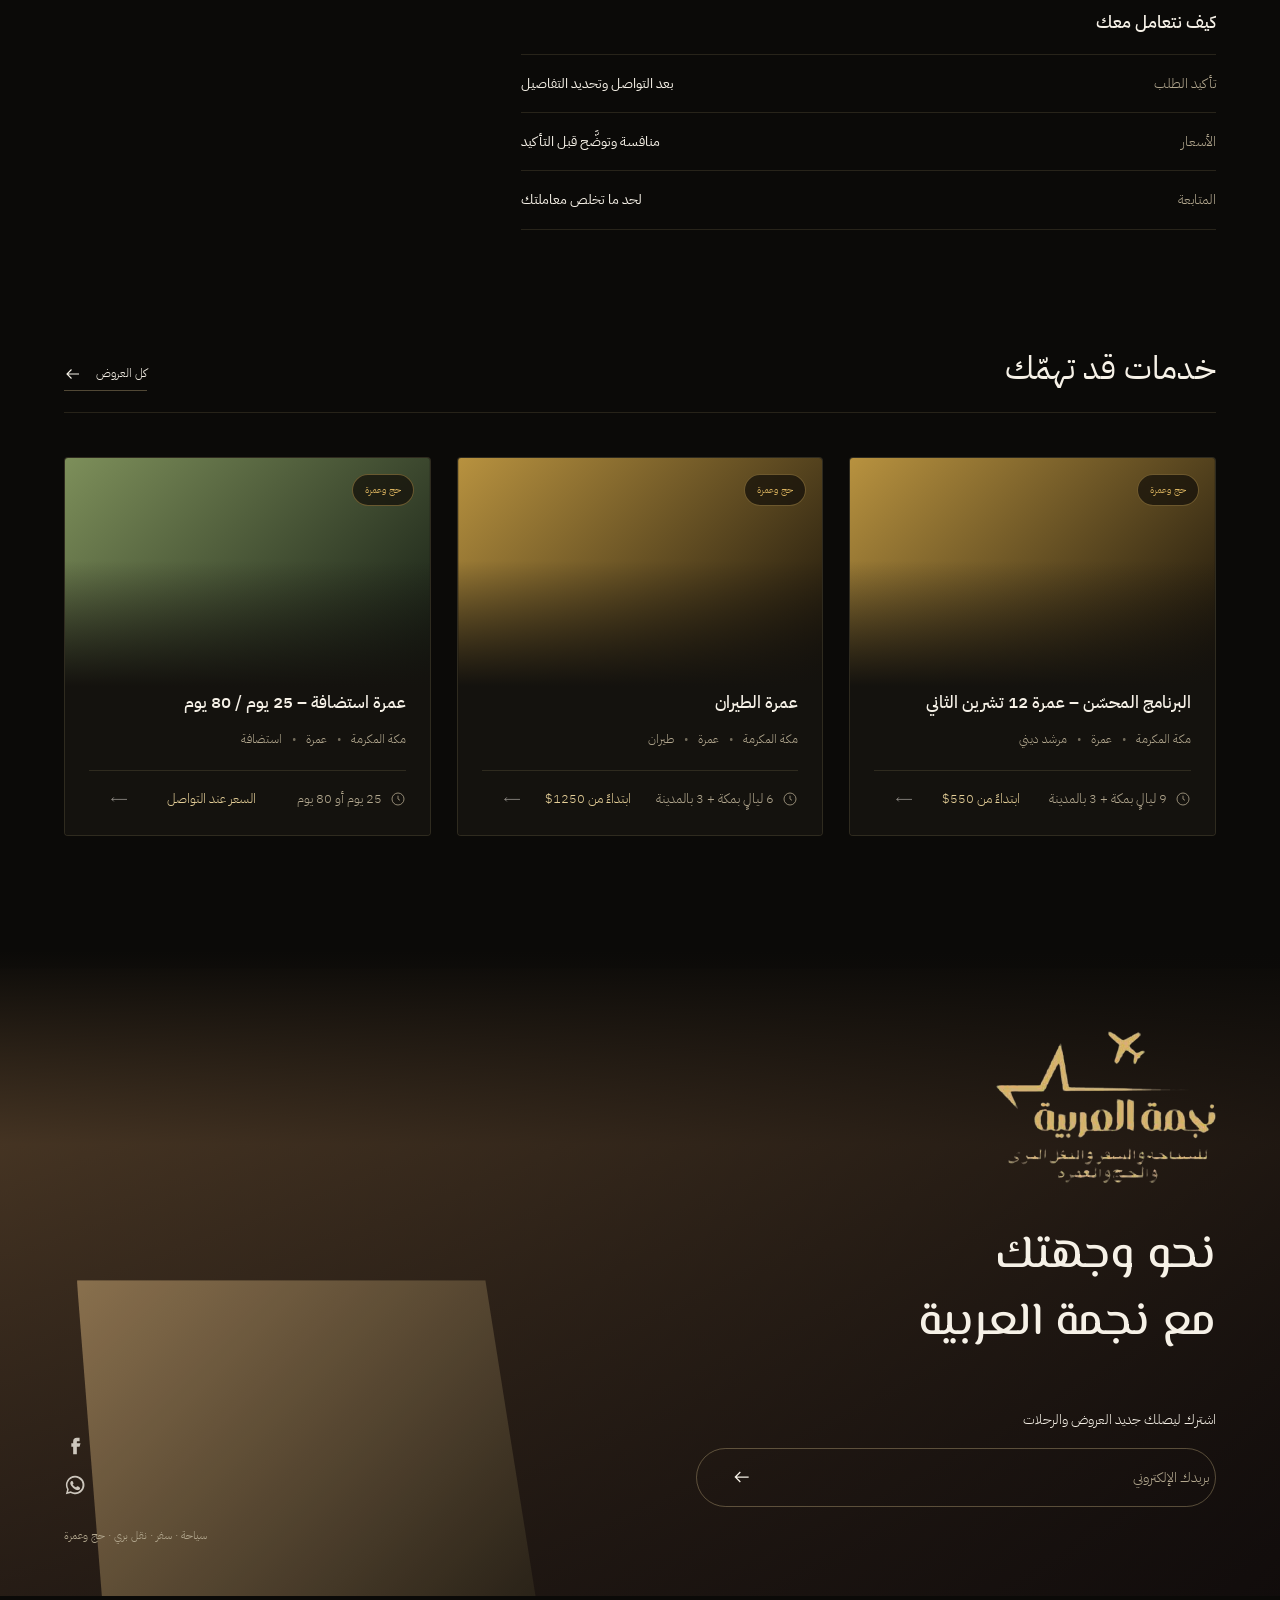
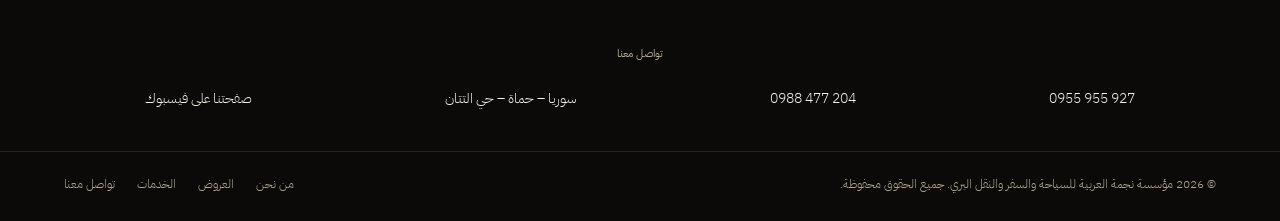
<file: tour.html>
<!DOCTYPE html>
<html lang="ar" dir="rtl">
<head>
  <meta charset="UTF-8" />
  <meta name="viewport" content="width=device-width, initial-scale=1.0" />
  <link rel="preconnect" href="https://fonts.googleapis.com" />
  <link rel="preconnect" href="https://fonts.gstatic.com" crossorigin />
  <link href="https://fonts.googleapis.com/css2?family=IBM+Plex+Sans+Arabic:wght@300;400;500&family=Readex+Pro:wght@200;300;400;500&family=El+Messiri:wght@400;500;600&display=swap" rel="stylesheet" />
  <link rel="icon" type="image/png" href="images/favicon.png" />
  <link rel="stylesheet" href="css/style.css" />
  <link rel="stylesheet" href="css/rtl.css" />
  <title>تفاصيل الرحلة – نجمة العربية للسياحة والسفر</title>
  <meta name="description" content="تفاصيل العرض وطلب الحجز مع نجمة العربية للسياحة والسفر." />
</head>
<body data-page="tour">
  <div id="site-header"></div>

  <section class="page-hero tour-hero" id="tourHero">
    <div class="container">
      <p class="crumbs"><a href="index.html">الرئيسية</a> / <a href="tours.html">العروض</a></p>
      <span class="eyebrow" id="tourType"></span>
      <h1 class="h-lg" id="tourTitle" style="max-width:900px"></h1>
      <div class="tour-meta" id="tourMeta"></div>
    </div>
  </section>

  <section class="section" style="padding-top:60px">
    <div class="container tour-layout">
      <div id="tourBody"></div>

      <aside class="book-card">
        <h3>احجز أو استفسر</h3>
        <p>ابعتلنا بياناتك ومنتواصل معك لنأكد الموعد والتفاصيل والسعر.</p>
        <form class="form" data-mail="طلب حجز">
          <input type="hidden" name="الرحلة" id="bookTour" />
          <div class="field"><label for="bName">الاسم الكامل</label><input id="bName" name="الاسم" required /></div>
          <div class="field"><label for="bPhone">رقم الهاتف / واتساب</label><input id="bPhone" name="الهاتف" type="tel" dir="ltr" required /></div>
          <div class="field"><label for="bDate">التاريخ المطلوب</label><input id="bDate" name="التاريخ" type="date" /></div>
          <div class="field"><label for="bPax">عدد الأشخاص</label>
            <select id="bPax" name="عدد الأشخاص"><option>1</option><option selected>2</option><option>3</option><option>4</option><option>5 أو أكثر</option></select></div>
          <button class="btn btn--solid">إرسال الطلب
            <svg viewBox="0 0 24 24" fill="none" stroke="currentColor" stroke-width="1.5"><path d="M4 12h15M14 6l6 6-6 6"/></svg></button>
          <p class="form__msg"></p>
        </form>
        <a class="btn btn--wa" id="tourWa" href="#" target="_blank" rel="noopener">استفسر عبر واتساب</a>
      </aside>
    </div>
  </section>

  <section class="section section--tight">
    <div class="container">
      <div class="section-head reveal"><div><h2 class="h-md">خدمات قد تهمّك</h2></div>
        <a href="tours.html" class="link-all">كل العروض
          <svg viewBox="0 0 24 24" fill="none" stroke="currentColor" stroke-width="1.5"><path d="M4 12h15M14 6l6 6-6 6"/></svg></a></div>
      <div class="tours-grid" id="relatedTours"></div>
    </div>
  </section>

  <div id="site-footer"></div>
  <script src="js/data.js"></script>
  <script src="js/main.js"></script>
  <script src="js/animations.js"></script>
</body>
</html>
</file>
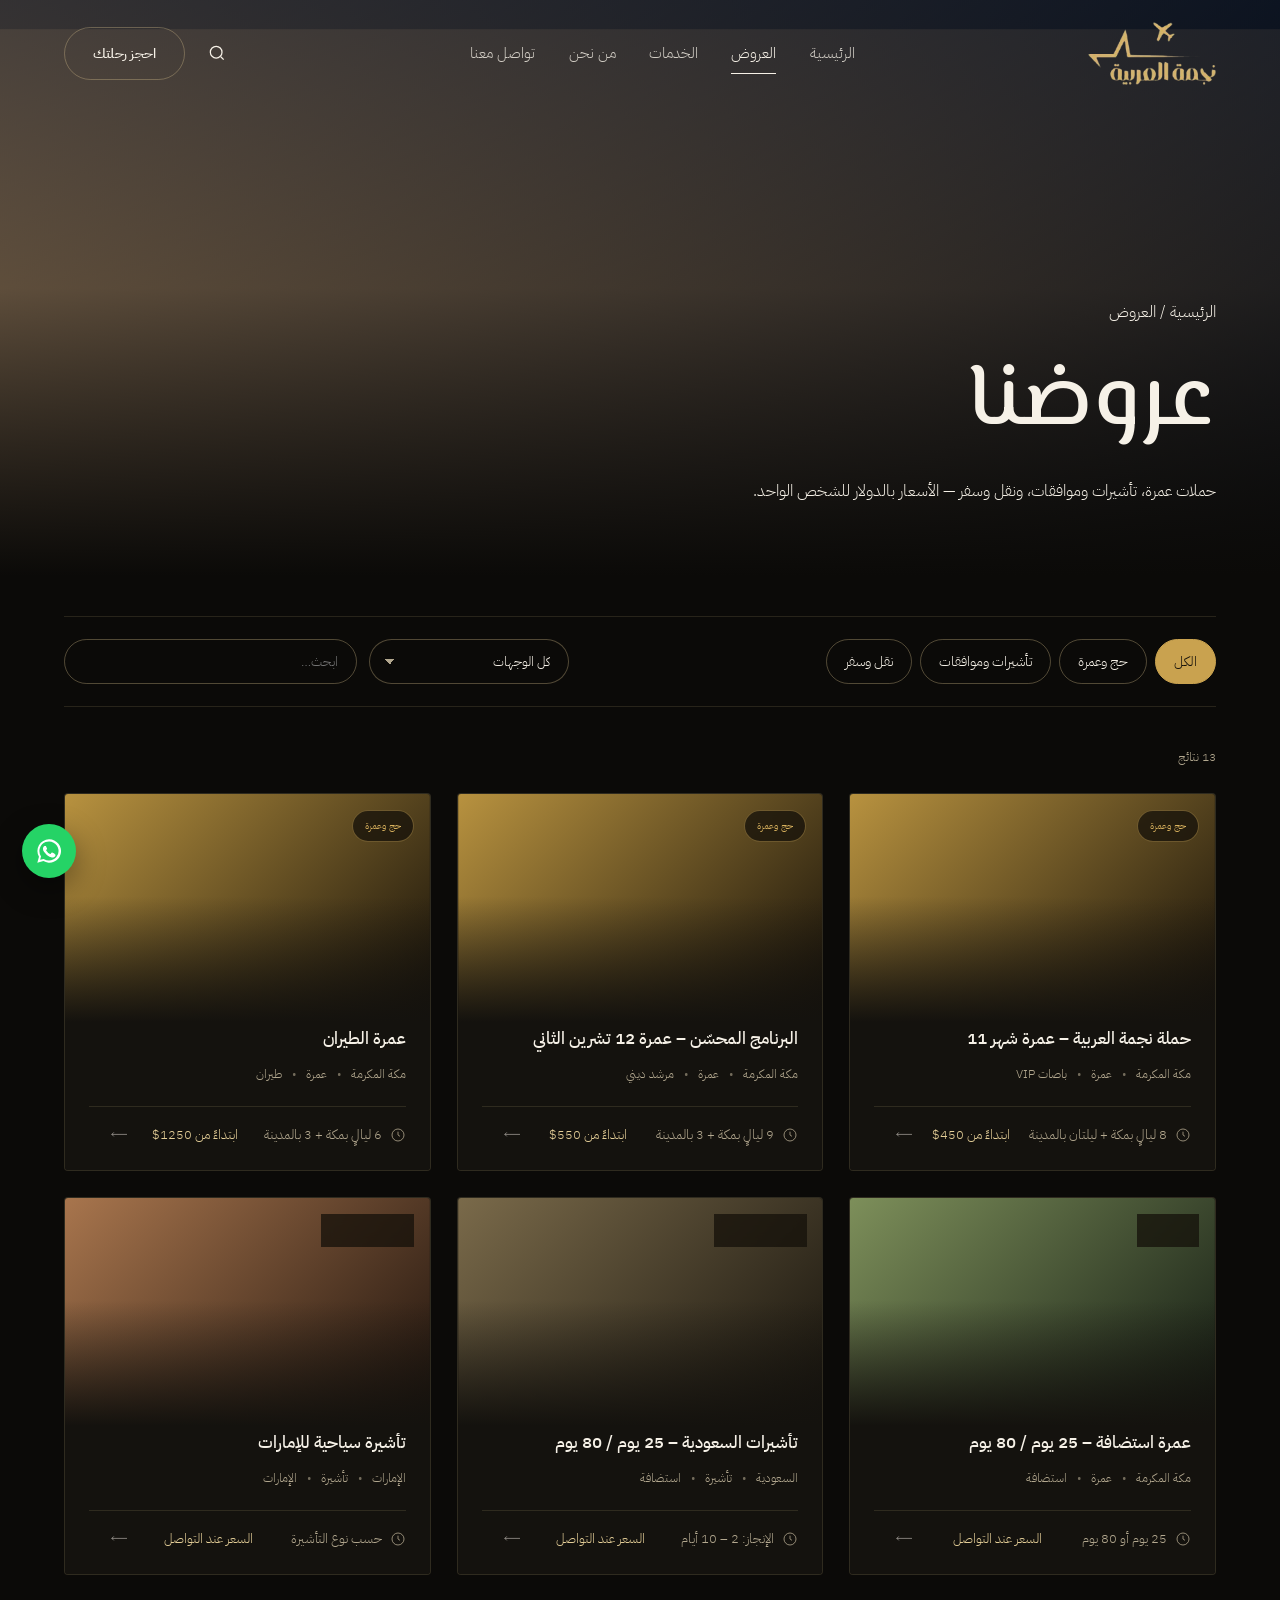
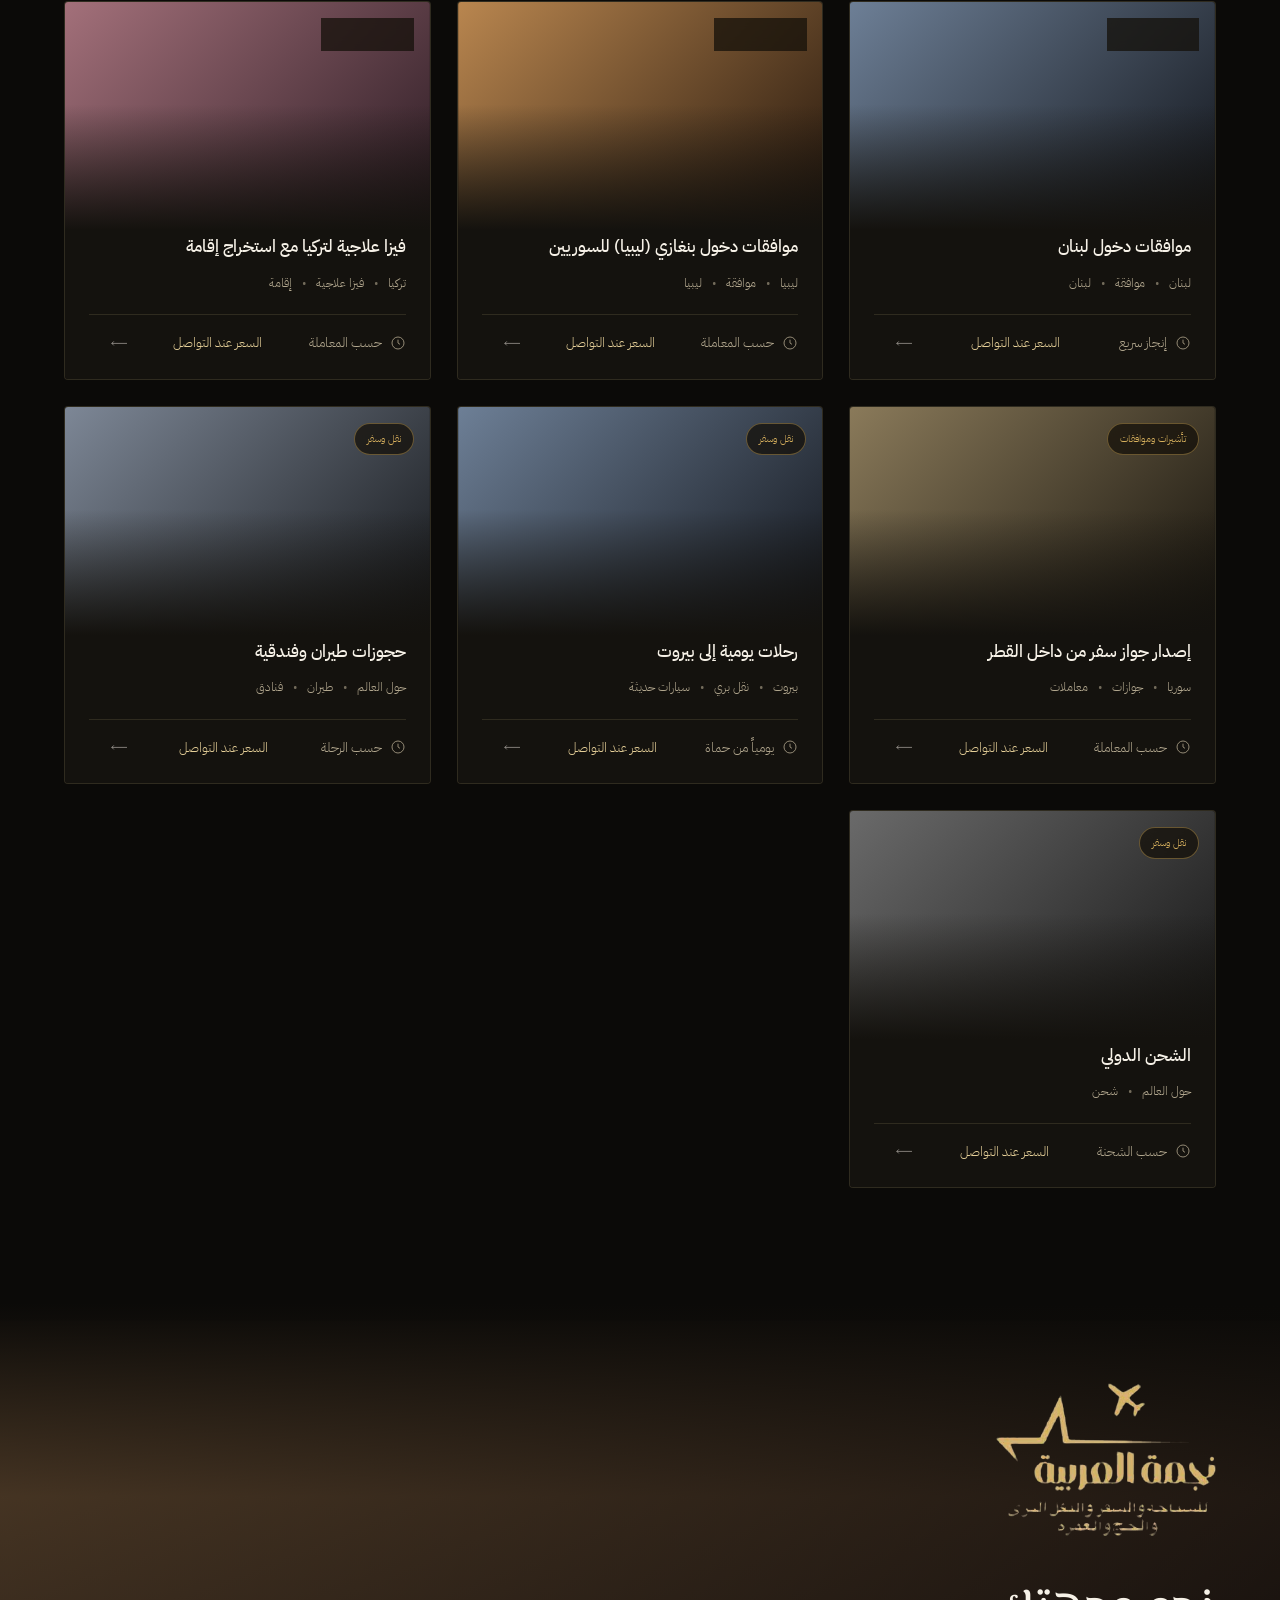
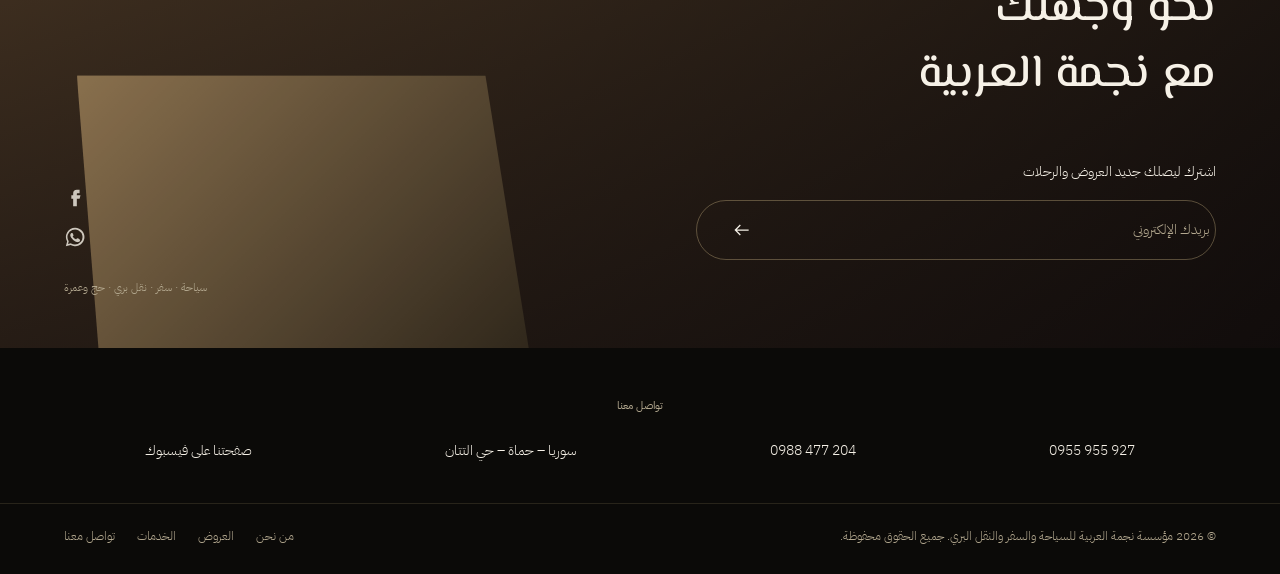
<file: tours.html>
<!DOCTYPE html>
<html lang="ar" dir="rtl">
<head>
  <meta charset="UTF-8" />
  <meta name="viewport" content="width=device-width, initial-scale=1.0" />
  <link rel="preconnect" href="https://fonts.googleapis.com" />
  <link rel="preconnect" href="https://fonts.gstatic.com" crossorigin />
  <link href="https://fonts.googleapis.com/css2?family=IBM+Plex+Sans+Arabic:wght@300;400;500&family=Readex+Pro:wght@200;300;400;500&family=El+Messiri:wght@400;500;600&display=swap" rel="stylesheet" />
  <link rel="icon" type="image/png" href="images/favicon.png" />
  <link rel="stylesheet" href="css/style.css" />
  <link rel="stylesheet" href="css/rtl.css" />
  <title>العروض – نجمة العربية للسياحة والسفر</title>
  <meta name="description" content="عروض نجمة العربية: حملات عمرة من 450$، عمرة الطيران، تأشيرات السعودية 25 و80 يوم، موافقات لبنان وليبيا، رحلات بيروت اليومية." />
</head>
<body data-page="tours">
  <div id="site-header"></div>

  <section class="page-hero" data-bg="airport">
    <div class="container">
      <p class="crumbs"><a href="index.html">الرئيسية</a> / العروض</p>
      <h1 class="h-xl">عروضنا</h1>
      <p>حملات عمرة، تأشيرات وموافقات، ونقل وسفر — الأسعار بالدولار للشخص الواحد.</p>
    </div>
  </section>

  <section class="section" style="padding-top:40px">
    <div class="container">
      <div class="filters">
        <div class="chips">
          <button class="chip" data-type="all">الكل</button>
          <button class="chip" data-type="umrah">حج وعمرة</button>
          <button class="chip" data-type="visa">تأشيرات وموافقات</button>
          <button class="chip" data-type="services">نقل وسفر</button>
        </div>
        <div class="filters__right">
          <select class="field-inline" id="fDest" aria-label="الوجهة"></select>
          <input class="field-inline" id="fSearch" type="search" placeholder="ابحث…" aria-label="ابحث" />
        </div>
      </div>
      <p class="results-count" id="toursCount" style="margin-bottom:24px"></p>
      <div class="tours-grid" id="toursGrid"></div>
    </div>
  </section>

  <div id="site-footer"></div>
  <script src="js/data.js"></script>
  <script src="js/main.js"></script>
  <script src="js/animations.js"></script>
</body>
</html>
</file>
<file: css/style.css>
/* =========================================================
   AL TAHADI – TRAVEL & TOURS
   Dark editorial theme
   ========================================================= */
:root {
  --bg: #071630;
  --bg-2: #0b1f3f;
  --bg-3: #0f2850;
  --line: rgba(200, 215, 240, 0.13);
  --line-2: rgba(200, 215, 240, 0.32);
  --text: #eef2f8;
  --muted: #97a3b6;
  --brand: #052855;             /* logo navy */
  --silver: #8d8f8f;            /* logo grey */
  --accent: #6f9fe6;            /* light brand blue – change to recolour highlights */
  --ease: cubic-bezier(.77, 0, .18, 1);
  --ease-out: cubic-bezier(.16, 1, .3, 1);
  --display: "Roboto Slab", "Rockwell", serif;
  --sans: "Jost", "Inter", system-ui, sans-serif;
  --pad: clamp(20px, 5vw, 76px);
  --max: 1320px;
  --radius: 4px;
  color-scheme: dark;
}

* { margin: 0; padding: 0; box-sizing: border-box; }
html { scroll-behavior: smooth; }
body { overflow-x: hidden; overflow-x: clip; background: var(--bg); color: var(--text); font-family: var(--sans); font-weight: 300; font-size: 15px; line-height: 1.6; -webkit-font-smoothing: antialiased; }
a { color: inherit; text-decoration: none; }
button, input, select, textarea { font: inherit; color: inherit; }
button { background: none; border: 0; cursor: pointer; }
svg { display: block; flex-shrink: 0; }
img { max-width: 100%; display: block; }
::selection { background: var(--accent); color: #111; }

.container { width: 100%; max-width: var(--max); margin: 0 auto; padding: 0 var(--pad); }
.section { padding: clamp(64px, 9vw, 120px) 0; }
.section--tight { padding-top: 0; }

/* ---------- typography ---------- */
.eyebrow { display: inline-block; font-size: 11px; font-weight: 400; letter-spacing: .22em; text-transform: uppercase; color: var(--muted); margin-bottom: 14px; }
.h-xl { font-family: var(--display); font-weight: 300; font-size: clamp(44px, 7vw, 104px); line-height: 1; letter-spacing: .02em; text-transform: uppercase; }
.h-lg { font-family: var(--display); font-weight: 300; font-size: clamp(32px, 4.2vw, 58px); line-height: 1.08; }
.h-md { font-family: var(--sans); font-weight: 300; font-size: clamp(24px, 2.6vw, 36px); line-height: 1.2; letter-spacing: .04em; text-transform: uppercase; }
.h-sm { font-family: var(--sans); font-weight: 400; font-size: 15px; letter-spacing: .2em; text-transform: uppercase; margin: 44px 0 18px; }
.lead { font-size: 17px; color: var(--text); opacity: .85; max-width: 640px; }
p { color: var(--muted); }

/* ---------- buttons ---------- */
.btn {
  display: inline-flex; align-items: center; gap: 14px;
  border: 1px solid var(--line-2); border-radius: 40px;
  padding: 14px 28px; font-size: 12px; font-weight: 400; letter-spacing: .14em; text-transform: uppercase;
  transition: background .35s, color .35s, border-color .35s;
}
.btn svg { width: 18px; height: 18px; transition: transform .35s var(--ease-out); }
.btn:hover { background: var(--text); color: var(--bg); border-color: var(--text); }
.btn:hover svg { transform: translateX(4px); }
.btn--solid { background: var(--text); color: var(--brand); border-color: var(--text); font-weight: 500; }
.btn--solid:hover { background: transparent; color: var(--text); }
.btn--sm { padding: 9px 20px; font-size: 13px; letter-spacing: .02em; text-transform: none; }
.icon-btn { width: 40px; height: 40px; display: grid; place-items: center; }
.icon-btn svg { width: 20px; height: 20px; }

.link-all { display: inline-flex; align-items: center; gap: 14px; font-size: 12px; letter-spacing: .14em; text-transform: uppercase; padding-bottom: 6px; border-bottom: 1px solid var(--line-2); transition: border-color .3s; white-space: nowrap; }
.link-all svg { width: 18px; transition: transform .35s var(--ease-out); }
.link-all:hover { border-color: var(--text); }
.link-all:hover svg { transform: translateX(5px); }

.long-arrow { display: inline-block; width: 38px; color: var(--text); transition: transform .45s var(--ease-out); }
.long-arrow svg { width: 100%; height: auto; }

/* ---------- reveal ---------- */
.reveal { opacity: 0; transform: translateY(28px); transition: opacity 1s var(--ease-out), transform 1s var(--ease-out); transition-delay: calc(var(--i, 0) * 90ms); }
.reveal.in { opacity: 1; transform: none; }

/* =========================================================
   HEADER
   ========================================================= */
.header {
  position: fixed; top: 0; left: 0; right: 0; z-index: 100;
  display: flex; align-items: center; gap: 32px;
  padding: 22px var(--pad);
  transition: background .4s, padding .4s, border-color .4s;
  border-bottom: 1px solid transparent;
}
.header.scrolled { background: rgba(7,22,48, .88); backdrop-filter: blur(14px); -webkit-backdrop-filter: blur(14px); padding-top: 14px; padding-bottom: 14px; border-color: var(--line); }
.logo { display: flex; align-items: center; gap: 12px; line-height: 1; }
.logo__mark { width: 46px; height: auto; transition: width .4s; }
.header.scrolled .logo__mark { width: 40px; }
.logo__text { display: flex; flex-direction: column; }
.logo__main { font-family: var(--display); font-weight: 400; font-size: 24px; letter-spacing: .01em; }
.logo__sub { font-family: var(--display); font-size: 10.5px; letter-spacing: .08em; color: var(--muted); margin-top: 4px; }
.header__nav { display: flex; gap: clamp(18px, 2.6vw, 40px); margin: 0 auto; }
.header__nav a { position: relative; font-size: 15px; font-weight: 300; opacity: .82; padding: 4px 0; transition: opacity .3s; }
.header__nav a::after { content: ""; position: absolute; left: 0; right: 0; bottom: -3px; height: 1px; background: var(--text); transform: scaleX(0); transform-origin: right; transition: transform .45s var(--ease-out); }
.header__nav a:hover, .header__nav a.active { opacity: 1; }
.header__nav a:hover::after, .header__nav a.active::after { transform: scaleX(1); transform-origin: left; }
.header__right { display: flex; align-items: center; gap: 12px; }
.burger { display: none; width: 40px; height: 40px; position: relative; }
.burger span { position: absolute; left: 9px; right: 9px; height: 1px; background: var(--text); transition: .35s var(--ease-out); }
.burger span:first-child { top: 16px; } .burger span:last-child { top: 23px; }
.menu-open .burger span:first-child { top: 20px; transform: rotate(45deg); }
.menu-open .burger span:last-child { top: 20px; transform: rotate(-45deg); }

/* search overlay */
.search { position: fixed; inset: 0; z-index: 200; background: rgba(5,17,38, .96); display: grid; place-items: center; opacity: 0; pointer-events: none; transition: opacity .4s; }
.search.open { opacity: 1; pointer-events: auto; }
.search__form { display: flex; align-items: center; width: min(720px, 86vw); border-bottom: 1px solid var(--line-2); }
.search__form input { flex: 1; background: none; border: 0; outline: 0; font-family: var(--display); font-size: clamp(26px, 4vw, 48px); padding: 14px 0; }
.search__close { position: absolute; top: 24px; right: var(--pad); font-size: 40px; font-weight: 200; line-height: 1; }

/* =========================================================
   HERO SLIDER (home)
   ========================================================= */
.hero { position: relative; height: 100vh; min-height: 680px; overflow: hidden; isolation: isolate; }
.hero__bg { position: absolute; inset: 0; z-index: -2; background-size: cover; background-position: center; animation: kenburns 14s ease-out both; }
@keyframes kenburns { from { transform: scale(1.08); } to { transform: scale(1); } }
.hero__shade { position: absolute; inset: 0; z-index: -1; pointer-events: none;
  background:
    linear-gradient(90deg, rgba(4,14,32,.7) 0%, rgba(4,14,32,.25) 45%, rgba(4,14,32,0) 70%),
    linear-gradient(0deg, var(--bg) 0%, rgba(7,22,48,0) 30%),
    linear-gradient(180deg, rgba(4,14,32,.5) 0%, rgba(4,14,32,0) 22%); }
.hero__timer { position: absolute; top: 0; left: 0; right: 0; height: 2px; z-index: 120; }
.hero__timer span { display: block; height: 100%; width: 0; background: var(--accent); }
.hero__timer span.run { animation: timer var(--dur, 7s) linear forwards; }
@keyframes timer { to { width: 100%; } }

.mask { overflow: hidden; display: block; }
.mask > span, .hero__title .line > span { display: inline-block; transition: transform .9s var(--ease-out), opacity .9s var(--ease-out); transition-delay: var(--d, 0s); }
.is-out .mask > span, .is-out .hero__title .line > span { transform: translateY(110%); opacity: 0; transition: transform .55s var(--ease), opacity .4s; transition-delay: 0s; }

.hero__content { position: absolute; z-index: 5; left: var(--pad); top: 50%; transform: translateY(-40%); width: min(40%, 600px); }
.hero__eyebrow { font-size: 11px; letter-spacing: .3em; text-transform: uppercase; color: var(--muted); margin-bottom: 26px; display: flex; align-items: center; gap: 14px; }
.hero__eyebrow::before { content: ""; width: 28px; height: 1px; background: var(--text); }
.hero__place { font-size: clamp(14px, 1.2vw, 18px); margin-bottom: 8px; --d: .05s; }
.hero__title { font-family: var(--display); font-weight: 300; font-size: clamp(46px, 6.4vw, 108px); line-height: .98; letter-spacing: .02em; text-transform: uppercase; margin-bottom: 22px; }
.hero__title .line { display: block; overflow: hidden; padding-top: .06em; }
.hero__desc { font-size: 15px; line-height: 1.65; color: var(--text); opacity: .82; max-width: 420px; margin-bottom: 32px; }
.hero__desc > span { display: block !important; --d: .28s; }
.hero__actions-inner { display: flex !important; align-items: center; gap: 16px; --d: .36s; }
.btn-round { width: 46px; height: 46px; border-radius: 50%; border: 1px solid var(--line-2); display: grid; place-items: center; transition: background .3s, color .3s; }
.btn-round svg { width: 15px; height: 15px; }
.btn-round:hover { background: var(--text); color: var(--bg); }

.hero__cards { position: absolute; z-index: 6; left: 46%; top: 50%; transform: translateY(-30%); }
.hero__track { display: flex; gap: clamp(12px, 1.3vw, 20px); }
.hero__track.shift { transition: transform .9s var(--ease); }
.hcard { position: relative; flex: 0 0 clamp(130px, 12.5vw, 205px); height: calc(clamp(130px, 12.5vw, 205px) * 1.42); border-radius: 10px; overflow: hidden; cursor: pointer; background-size: cover; background-position: center; box-shadow: 0 24px 48px -16px rgba(0,0,0,.7); transition: transform .5s var(--ease-out), opacity .5s; }
.hcard::after { content: ""; position: absolute; inset: 0; background: linear-gradient(0deg, rgba(0,0,0,.75) 0%, rgba(0,0,0,0) 58%); }
.hcard:hover { transform: translateY(-8px); }
.hcard__text { position: absolute; left: 14px; right: 12px; bottom: 16px; z-index: 2; transition: opacity .3s; }
.hcard__text i { display: block; width: 14px; height: 1px; background: #fff; margin-bottom: 9px; }
.hcard__text small { display: block; font-size: 10px; opacity: .8; margin-bottom: 5px; white-space: nowrap; overflow: hidden; text-overflow: ellipsis; }
.hcard__text strong { display: block; font-family: var(--display); font-weight: 400; font-size: clamp(14px, 1.2vw, 19px); line-height: 1.1; text-transform: uppercase; letter-spacing: .03em; }
.hcard.enter { animation: hcardIn .8s var(--ease-out) both; }
@keyframes hcardIn { from { opacity: 0; transform: translateX(60px); } }
.hcard.fade-away { opacity: 0; transform: translateX(-30px); }
.hero__expand { position: absolute; z-index: 4; flex: none; box-shadow: 0 30px 60px rgba(0,0,0,.5); transition: top .95s var(--ease), left .95s var(--ease), width .95s var(--ease), height .95s var(--ease), border-radius .95s var(--ease); }
.hero__expand:hover { transform: none; }
.hero__expand .hcard__text { opacity: 0; }
.hero__fade { position: absolute; inset: 0; z-index: -2; background-size: cover; background-position: center; opacity: 0; transition: opacity .9s ease; }
.hero__fade.on { opacity: 1; }

.hero__controls { position: absolute; z-index: 7; left: 46%; right: var(--pad); bottom: clamp(40px, 8vh, 80px); display: flex; align-items: center; gap: 12px; }
.arrow { width: 48px; height: 48px; border-radius: 50%; border: 1px solid var(--line-2); display: grid; place-items: center; transition: background .3s, color .3s; }
.arrow svg { width: 18px; height: 18px; }
.arrow:hover { background: var(--text); color: var(--bg); }
.hero__progress { flex: 1; height: 1px; background: var(--line-2); margin: 0 18px; position: relative; }
.hero__progress span { position: absolute; left: 0; top: -.5px; height: 2px; background: var(--accent); transition: width .9s var(--ease); }
.hero__num { font-family: var(--display); font-size: clamp(36px, 3.4vw, 56px); line-height: 1; min-width: 1.4em; text-align: right; }
.hero__num > span { --d: .2s; }
.hero__side { position: absolute; z-index: 6; right: var(--pad); top: 50%; transform: translateY(-50%); writing-mode: vertical-rl; font-size: 10px; letter-spacing: .4em; text-transform: uppercase; color: var(--muted); }
.hero__scroll { position: absolute; z-index: 7; left: var(--pad); bottom: clamp(40px, 8vh, 80px); display: flex; align-items: center; gap: 12px; font-size: 10px; letter-spacing: .3em; text-transform: uppercase; color: var(--muted); }
.hero__scroll i { width: 1px; height: 40px; background: var(--line-2); position: relative; overflow: hidden; }
.hero__scroll i::after { content: ""; position: absolute; left: 0; top: -40%; width: 100%; height: 40%; background: var(--text); animation: scrollLine 2s ease-in-out infinite; }
@keyframes scrollLine { to { top: 100%; } }

/* =========================================================
   SECTION HEAD
   ========================================================= */
.section-head { display: flex; align-items: flex-end; justify-content: space-between; gap: 24px; margin-bottom: 44px; }
.section-head p { font-size: 14px; margin-top: 10px; }

/* ---------- destination cards (home) ---------- */
.dest-grid { display: grid; grid-template-columns: repeat(5, 1fr); gap: 18px; }
.dest-card { position: relative; aspect-ratio: 3 / 4.1; overflow: hidden; border-radius: var(--radius); display: flex; align-items: flex-end; }
.dest-card__img { position: absolute; inset: 0; background-size: cover; background-position: center; transition: transform 1.2s var(--ease-out); }
.dest-card::after { content: ""; position: absolute; inset: 0; background: linear-gradient(0deg, rgba(4,14,32,.88) 0%, rgba(4,14,32,.1) 55%, rgba(4,14,32,0) 100%); }
.dest-card__body { position: relative; z-index: 2; padding: 22px; }
.dest-card h3 { font-family: var(--sans); font-weight: 400; font-size: clamp(17px, 1.5vw, 22px); letter-spacing: .06em; text-transform: uppercase; margin-bottom: 8px; }
.dest-card p { font-size: 13px; line-height: 1.45; color: var(--text); opacity: .75; margin-bottom: 14px; min-height: 2.9em; }
.dest-card:hover .dest-card__img { transform: scale(1.07); }
.dest-card:hover .long-arrow { transform: translateX(10px); }

/* ---------- split banner ---------- */
.split { display: grid; grid-template-columns: 2fr 1fr; min-height: 560px; }
.split__media { position: relative; background-size: cover; background-position: center; display: flex; align-items: center; padding: clamp(36px, 5vw, 80px) var(--pad); }
.split__media::before { content: ""; position: absolute; inset: 0; background: linear-gradient(90deg, rgba(4,14,32,.82) 0%, rgba(4,14,32,.3) 60%, rgba(4,14,32,.15) 100%); }
.split__content { position: relative; max-width: 480px; }
.split__content .h-md { font-size: clamp(30px, 3.4vw, 50px); margin-bottom: 18px; }
.split__content p { color: var(--text); opacity: .8; margin-bottom: 34px; }
.split__features { background: var(--bg-3); display: flex; flex-direction: column; }
.feature { flex: 1; display: flex; align-items: center; gap: 22px; padding: 30px clamp(24px, 3vw, 44px); border-bottom: 1px solid var(--line); }
.feature:last-child { border-bottom: 0; }
.feature__icon { flex: 0 0 56px; width: 56px; height: 56px; border-radius: 50%; border: 1px solid var(--line-2); display: grid; place-items: center; }
.feature__icon svg { width: 24px; height: 24px; }
.feature h4 { font-weight: 400; font-size: 13px; letter-spacing: .16em; text-transform: uppercase; margin-bottom: 6px; }
.feature p { font-size: 14px; line-height: 1.5; }

/* ---------- tour cards ---------- */
.tours-grid { display: grid; grid-template-columns: repeat(3, 1fr); gap: 26px; }
.tour-card { display: flex; flex-direction: column; background: var(--bg-2); border: 1px solid var(--line); border-radius: var(--radius); overflow: hidden; transition: border-color .4s, transform .5s var(--ease-out); }
.tour-card:hover { border-color: var(--line-2); transform: translateY(-6px); }
.tour-card__img { position: relative; aspect-ratio: 16 / 10; background-size: cover; background-position: center; }
.tour-card__img::after { content: ""; position: absolute; inset: 0; background: linear-gradient(0deg, var(--bg-2) 0%, rgba(11,31,63,0) 55%); }
.tour-card__type { position: absolute; z-index: 2; top: 16px; left: 16px; font-size: 10px; letter-spacing: .18em; text-transform: uppercase; padding: 6px 12px; border-radius: 30px; background: rgba(4,14,32,.55); backdrop-filter: blur(6px); border: 1px solid var(--line); }
.tour-card__body { padding: 4px 24px 24px; display: flex; flex-direction: column; flex: 1; }
.tour-card h3 { font-weight: 400; font-size: 16px; letter-spacing: .08em; text-transform: uppercase; line-height: 1.4; margin-bottom: 12px; }
.tags { display: flex; flex-wrap: wrap; list-style: none; font-size: 12px; color: var(--muted); margin-bottom: 20px; }
.tags li + li::before { content: "•"; margin: 0 10px; opacity: .6; }
.tags--lg { font-size: 13px; letter-spacing: .1em; text-transform: uppercase; margin-top: 18px; }
.tour-card__meta { margin-top: auto; display: flex; align-items: center; justify-content: space-between; padding-top: 16px; border-top: 1px solid var(--line); font-size: 13px; color: var(--muted); }
.tour-card__meta span:first-child { display: flex; align-items: center; gap: 8px; }
.tour-card__meta svg { width: 16px; }
.tour-card:hover .long-arrow { transform: translateX(8px); }

/* ---------- services ---------- */
.services { display: grid; grid-template-columns: repeat(4, 1fr); border-top: 1px solid var(--line); border-left: 1px solid var(--line); }
.services--3 { grid-template-columns: repeat(3, 1fr); }
.service { padding: 40px 32px; border-right: 1px solid var(--line); border-bottom: 1px solid var(--line); transition: background .4s; }
.service:hover { background: var(--bg-2); }
.service__icon { display: grid; place-items: center; width: 52px; height: 52px; border-radius: 50%; border: 1px solid var(--line-2); margin-bottom: 26px; }
.service__icon svg { width: 22px; height: 22px; }
.service h4 { font-weight: 400; font-size: 14px; letter-spacing: .14em; text-transform: uppercase; margin-bottom: 8px; }
.service p { font-size: 14px; }

/* ---------- stats ---------- */
.stats { display: grid; grid-template-columns: repeat(4, 1fr); gap: 24px; padding: 56px 0; border-top: 1px solid var(--line); border-bottom: 1px solid var(--line); }
.stat b { display: block; font-family: var(--display); font-weight: 400; font-size: clamp(40px, 4.4vw, 64px); line-height: 1; margin-bottom: 10px; }
.stat span { font-size: 12px; letter-spacing: .18em; text-transform: uppercase; color: var(--muted); }

/* =========================================================
   FOOTER
   ========================================================= */
.footer__cta { position: relative; overflow: hidden; background-size: cover; background-position: center 70%; min-height: 560px; }
.footer__shade { position: absolute; inset: 0; background: linear-gradient(180deg, var(--bg) 0%, rgba(7,22,48,.6) 30%, rgba(7,22,48,.75) 100%); }
.footer__window { position: absolute; right: 6%; top: 12%; width: 38%; height: 76%; background-size: cover; background-position: center; clip-path: polygon(16% 0, 100% 0, 92% 100%, 0 100%); box-shadow: 0 30px 80px rgba(0,0,0,.5); filter: saturate(1.15) brightness(1.05); }
.footer__cta-inner { position: relative; padding-top: 80px; padding-bottom: 60px; }
.footer__brand { display: block; width: 150px; margin-bottom: 40px; }
.footer__title { font-family: var(--display); font-weight: 300; font-size: clamp(30px, 3.6vw, 50px); line-height: 1.08; text-transform: uppercase; letter-spacing: .02em; margin-bottom: 50px; }
.newsletter { max-width: 520px; }
.newsletter p { font-size: 12px; letter-spacing: .16em; text-transform: uppercase; color: var(--text); margin-bottom: 16px; }
.newsletter__field { display: flex; align-items: center; border: 1px solid var(--line-2); border-radius: 40px; padding: 4px 6px 4px 24px; transition: border-color .3s; }
.newsletter__field:focus-within { border-color: var(--text); }
.newsletter input { flex: 1; background: none; border: 0; outline: 0; padding: 12px 0; font-size: 13px; letter-spacing: .1em; text-transform: uppercase; }
.newsletter input::placeholder { color: var(--muted); }
.newsletter button { width: 42px; height: 42px; display: grid; place-items: center; }
.newsletter button svg { width: 20px; }
.newsletter__msg { display: block; margin-top: 10px; color: var(--accent); min-height: 1.4em; }
.footer__social { position: absolute; right: var(--pad); bottom: 100px; display: flex; flex-direction: column; gap: 18px; }
.footer__social a { opacity: .8; transition: opacity .3s, transform .3s; }
.footer__social a:hover { opacity: 1; transform: scale(1.1); }
.footer__social svg { width: 22px; height: 22px; }
.footer__motto { position: absolute; right: var(--pad); bottom: 50px; font-size: 11px; letter-spacing: .2em; text-transform: uppercase; color: var(--muted); }
.footer__contacts { text-align: center; padding-top: 48px; padding-bottom: 40px; border-bottom: 1px solid var(--line); }
.footer__contacts h4 { font-weight: 400; font-size: 11px; letter-spacing: .24em; text-transform: uppercase; color: var(--muted); margin-bottom: 22px; }
.footer__row { display: flex; justify-content: space-around; flex-wrap: wrap; gap: 18px 32px; font-size: 13px; letter-spacing: .06em; text-transform: uppercase; }
.footer__row a:hover { color: var(--accent); }
.footer__bottom { display: flex; justify-content: space-between; flex-wrap: wrap; gap: 14px; padding-top: 22px; padding-bottom: 26px; font-size: 12px; color: var(--muted); }
.footer__bottom nav { display: flex; gap: 22px; }
.footer__bottom a:hover { color: var(--text); }
.wa-float { position: fixed; z-index: 90; right: 22px; bottom: 22px; width: 54px; height: 54px; border-radius: 50%; background: #25d366; color: #fff; display: grid; place-items: center; box-shadow: 0 10px 30px rgba(0,0,0,.4); }
.wa-float svg { width: 28px; height: 28px; }

/* =========================================================
   INNER PAGES
   ========================================================= */
.page-hero { position: relative; min-height: 64vh; display: flex; align-items: flex-end; background-size: cover; background-position: center; padding: 160px 0 70px; }
.page-hero::before { content: ""; position: absolute; inset: 0; background: linear-gradient(0deg, var(--bg) 0%, rgba(7,22,48,.35) 50%, rgba(7,22,48,.6) 100%); }
.page-hero .container { position: relative; }
.page-hero .h-xl { margin-bottom: 18px; }
.page-hero p { color: var(--text); opacity: .82; max-width: 560px; font-size: 16px; }
.crumbs { font-size: 12px; letter-spacing: .16em; text-transform: uppercase; color: var(--muted); margin-bottom: 20px; }
.crumbs a:hover { color: var(--text); }

/* about */
.two-col { display: grid; grid-template-columns: 1fr 1fr; gap: clamp(36px, 6vw, 100px); align-items: center; }
.two-col__img { aspect-ratio: 4 / 5; background-size: cover; background-position: center; border-radius: var(--radius); }
.two-col p + p { margin-top: 16px; }
.mv { display: grid; grid-template-columns: 1fr 1fr; gap: 1px; background: var(--line); border: 1px solid var(--line); }
.mv > div { background: var(--bg); padding: clamp(32px, 5vw, 64px); }
.mv h3 { font-family: var(--display); font-weight: 400; font-size: clamp(24px, 2.4vw, 34px); margin: 8px 0 16px; }
.mv blockquote { font-family: var(--display); font-size: clamp(20px, 2vw, 26px); line-height: 1.4; color: var(--text); }
.why { display: grid; grid-template-columns: 1fr 1fr; border-top: 1px solid var(--line); }
.why .feature { border-bottom: 1px solid var(--line); padding-left: 0; }
.why .feature:nth-child(odd) { border-right: 1px solid var(--line); padding-right: 40px; }
.why .feature:nth-child(even) { padding-left: 40px; }
.why .feature:last-child { border-bottom: 1px solid var(--line); }

/* destinations page */
.dest-tiles { display: grid; grid-template-columns: repeat(4, 1fr); gap: 18px; }
.dest-tile { position: relative; aspect-ratio: 3 / 4; overflow: hidden; border-radius: var(--radius); display: flex; align-items: flex-end; }
.dest-tile:nth-child(7n+1) { grid-column: span 2; aspect-ratio: auto; }
.dest-tile__img { position: absolute; inset: 0; background-size: cover; background-position: center; transition: transform 1.2s var(--ease-out); }
.dest-tile::after { content: ""; position: absolute; inset: 0; background: linear-gradient(0deg, rgba(4,14,32,.9) 0%, rgba(4,14,32,0) 60%); }
.dest-tile__body { position: relative; z-index: 2; padding: 24px; width: 100%; }
.dest-tile small { font-size: 11px; letter-spacing: .2em; text-transform: uppercase; color: var(--muted); }
.dest-tile h3 { font-family: var(--display); font-weight: 400; font-size: clamp(24px, 2.2vw, 34px); text-transform: uppercase; line-height: 1.1; margin: 4px 0 6px; }
.dest-tile p { font-size: 13px; color: var(--text); opacity: .75; margin-bottom: 14px; }
.dest-tile__count { display: inline-flex; align-items: center; gap: 8px; font-size: 11px; letter-spacing: .16em; text-transform: uppercase; padding-top: 12px; border-top: 1px solid var(--line-2); }
.dest-tile__count svg { width: 16px; transition: transform .4s var(--ease-out); }
.dest-tile:hover .dest-tile__img { transform: scale(1.07); }
.dest-tile:hover .dest-tile__count svg { transform: translateX(5px); }

/* tours page filters */
.filters { display: flex; flex-wrap: wrap; align-items: center; gap: 14px; padding: 22px 0; margin-bottom: 40px; border-top: 1px solid var(--line); border-bottom: 1px solid var(--line); }
.chips { display: flex; flex-wrap: wrap; gap: 8px; }
.chip { padding: 9px 18px; border: 1px solid var(--line-2); border-radius: 30px; font-size: 12px; letter-spacing: .12em; text-transform: uppercase; transition: .3s; }
.chip:hover { border-color: var(--text); }
.chip.active { background: var(--text); color: var(--bg); border-color: var(--text); }
.filters__right { display: flex; gap: 12px; margin-left: auto; flex-wrap: wrap; }
.field-inline { background: transparent; border: 1px solid var(--line-2); border-radius: 30px; padding: 10px 18px; font-size: 13px; outline: 0; min-width: 200px; }
.field-inline:focus { border-color: var(--text); }
select.field-inline { appearance: none; padding-right: 36px; background-image: linear-gradient(45deg, transparent 50%, var(--muted) 50%), linear-gradient(135deg, var(--muted) 50%, transparent 50%); background-position: calc(100% - 20px) 50%, calc(100% - 15px) 50%; background-size: 5px 5px; background-repeat: no-repeat; }
select.field-inline option { background: var(--bg-2); }
.results-count { font-size: 12px; letter-spacing: .14em; text-transform: uppercase; color: var(--muted); }
.empty { grid-column: 1 / -1; text-align: center; padding: 60px 0; }
.empty a { color: var(--accent); }

/* tour detail */
.tour-hero { min-height: 78vh; }
.tour-meta { display: flex; flex-wrap: wrap; gap: 12px 28px; margin-top: 22px; font-size: 13px; letter-spacing: .08em; text-transform: uppercase; }
.tour-meta span { display: flex; align-items: center; gap: 8px; }
.tour-meta svg { width: 18px; }
.tour-layout { display: grid; grid-template-columns: 1fr 380px; gap: clamp(40px, 6vw, 90px); align-items: start; }
.tour-layout > div > .h-sm:first-child { margin-top: 0; }
.itinerary { border-top: 1px solid var(--line); }
.day { border-bottom: 1px solid var(--line); }
.day summary { list-style: none; display: flex; align-items: center; gap: 24px; padding: 22px 0; cursor: pointer; }
.day summary::-webkit-details-marker { display: none; }
.day__n { font-size: 11px; letter-spacing: .2em; text-transform: uppercase; color: var(--accent); min-width: 54px; }
.day__t { flex: 1; font-size: 17px; font-weight: 400; }
.day__plus { width: 14px; height: 14px; position: relative; }
.day__plus::before, .day__plus::after { content: ""; position: absolute; left: 0; right: 0; top: 50%; height: 1px; background: var(--text); transition: transform .35s; }
.day__plus::after { transform: rotate(90deg); }
.day[open] .day__plus::after { transform: rotate(0); }
.day p { padding: 0 0 24px 78px; }
.checklist { list-style: none; display: grid; gap: 12px; }
.checklist li { display: flex; gap: 12px; color: var(--text); opacity: .88; }
.checklist svg { width: 18px; color: var(--accent); margin-top: 3px; }
.policy { list-style: none; border-top: 1px solid var(--line); }
.policy li { display: flex; justify-content: space-between; gap: 20px; padding: 16px 0; border-bottom: 1px solid var(--line); font-size: 14px; }
.policy li span { color: var(--muted); }
.policy li b { font-weight: 400; }

.book-card { position: sticky; top: 110px; background: var(--bg-2); border: 1px solid var(--line); border-radius: var(--radius); padding: 32px; }
.book-card h3 { font-family: var(--display); font-weight: 400; font-size: 28px; margin-bottom: 6px; }
.book-card > p { font-size: 14px; margin-bottom: 24px; }
.book-card__contact { margin-top: 22px; padding-top: 20px; border-top: 1px solid var(--line); display: grid; gap: 10px; font-size: 14px; }
.book-card__contact a { display: flex; align-items: center; gap: 10px; color: var(--muted); }
.book-card__contact a:hover { color: var(--text); }
.book-card__contact svg { width: 18px; }

/* forms */
.form { display: grid; gap: 14px; }
.form--2 { grid-template-columns: 1fr 1fr; }
.form--2 .full { grid-column: 1 / -1; }
.field { display: grid; gap: 6px; }
.field label { font-size: 11px; letter-spacing: .16em; text-transform: uppercase; color: var(--muted); }
.field input, .field select, .field textarea { width: 100%; background: transparent; border: 0; border-bottom: 1px solid var(--line-2); padding: 10px 0; font-size: 15px; outline: 0; transition: border-color .3s; border-radius: 0; }
.field select option { background: var(--bg-2); }
.field textarea { resize: vertical; min-height: 110px; }
.field input:focus, .field select:focus, .field textarea:focus { border-color: var(--text); }
.form .btn { justify-self: start; margin-top: 10px; }
.form__msg { font-size: 13px; color: var(--accent); min-height: 1.2em; }

/* transport rows */
.split-row { display: grid; grid-template-columns: 1.1fr 1fr; gap: clamp(32px, 6vw, 90px); align-items: center; padding: 50px 0; border-bottom: 1px solid var(--line); }
.split-row:last-child { border-bottom: 0; }
.split-row--rev .split-row__img { order: 2; }
.split-row__img { aspect-ratio: 16 / 11; background-size: cover; background-position: center; border-radius: var(--radius); }
.split-row__body .h-md { margin-bottom: 16px; }
.split-row__body > p { margin-bottom: 24px; }
.split-row__body .checklist { margin-bottom: 32px; }

/* contact */
.contact-cards { display: grid; grid-template-columns: repeat(4, 1fr); gap: 1px; background: var(--line); border: 1px solid var(--line); margin-bottom: clamp(60px, 8vw, 100px); }
.contact-card { background: var(--bg); padding: 36px 30px; }
.contact-card .feature__icon { margin-bottom: 22px; }
.contact-card h4 { font-weight: 400; font-size: 12px; letter-spacing: .18em; text-transform: uppercase; color: var(--muted); margin-bottom: 6px; }
.contact-card p { color: var(--text); font-size: 15px; word-break: break-word; }
.contact-card a:hover { color: var(--accent); }
.contact-layout { display: grid; grid-template-columns: 1fr 1.2fr; gap: clamp(40px, 6vw, 100px); }
.contact-social { display: flex; gap: 16px; margin-top: 28px; }
.contact-social a { width: 46px; height: 46px; border-radius: 50%; border: 1px solid var(--line-2); display: grid; place-items: center; transition: .3s; }
.contact-social a:hover { background: var(--text); color: var(--bg); }
.contact-social svg { width: 18px; height: 18px; }
.map { margin-top: clamp(60px, 8vw, 100px); height: 420px; border: 1px solid var(--line); filter: grayscale(1) invert(.92) contrast(.9); }
.map iframe { width: 100%; height: 100%; border: 0; }
.partner { margin-top: clamp(60px, 8vw, 100px); display: grid; grid-template-columns: 1fr auto; gap: 30px; align-items: center; padding: 48px; border: 1px solid var(--line); background: var(--bg-2); }

/* =========================================================
   RESPONSIVE
   ========================================================= */
@media (max-width: 1100px) {
  .header__nav { gap: 20px; }
  .header__nav a { font-size: 14px; }
  .dest-grid { grid-template-columns: repeat(3, 1fr); }
  .dest-grid .dest-card:nth-child(n+4) { display: none; }
  .services { grid-template-columns: repeat(2, 1fr); }
  .services--3 { grid-template-columns: repeat(2, 1fr); }
  .dest-tiles { grid-template-columns: repeat(3, 1fr); }
  .tour-layout { grid-template-columns: 1fr 320px; }
  .hero__cards, .hero__controls { left: 50%; }
  .hero__content { width: 44%; }
  .contact-cards { grid-template-columns: repeat(2, 1fr); }
}

@media (max-width: 900px) {
  .header__nav { display: none; }
  .menu { display: block; }
  .burger { display: block; }
  .header__cta { display: none; }
  .split { grid-template-columns: 1fr; }
  .split__media { min-height: 460px; }
  .tours-grid { grid-template-columns: repeat(2, 1fr); }
  .stats { grid-template-columns: repeat(2, 1fr); }
  .two-col, .contact-layout, .tour-layout { grid-template-columns: 1fr; }
  .book-card { position: static; }
  .mv { grid-template-columns: 1fr; }
  .why { grid-template-columns: 1fr; }
  .why .feature:nth-child(odd) { border-right: 0; padding-right: 0; }
  .why .feature:nth-child(even) { padding-left: 0; }
  .split-row, .split-row--rev { grid-template-columns: 1fr; }
  .split-row--rev .split-row__img { order: 0; }
  .footer__window { opacity: .35; width: 60%; }
  .hero__side { display: none; }
}

@media (max-width: 760px) {
  :root { --pad: 20px; }
  body { font-size: 14px; }
  /* hero: stacked layout – text on top, cards + controls at the bottom */
  .hero { height: auto; min-height: 100vh; min-height: 100svh; display: flex; flex-direction: column; padding: 108px var(--pad) 26px; }
  .hero__content, .hero__cards, .hero__controls { position: relative; left: auto; right: auto; top: auto; bottom: auto; transform: none; width: auto; }
  .hero__eyebrow { margin-bottom: 16px; font-size: 10px; }
  .hero__title { font-size: clamp(40px, 12vw, 58px); margin-bottom: 14px; }
  .hero__desc { font-size: 14px; margin-bottom: 22px; }
  .hero__desc > span { display: -webkit-box !important; -webkit-line-clamp: 3; -webkit-box-orient: vertical; overflow: hidden; }
  .hero__actions-inner { padding: 2px 0; }
  .hero__cards { margin-top: auto; padding-top: 30px; }
  .hcard { flex-basis: 132px; height: 186px; }
  .hero__controls { margin-top: 22px; gap: 10px; }
  .hero__progress { margin: 0 10px; }
  .hero__num { font-size: 40px; }
  .hero__scroll { display: none; }
  .arrow { width: 42px; height: 42px; }
  .section-head { flex-direction: column; align-items: flex-start; }
  .dest-grid { display: flex; overflow-x: auto; scroll-snap-type: x mandatory; margin: 0 calc(var(--pad) * -1); padding: 0 var(--pad) 10px; scrollbar-width: none; }
  .dest-grid .dest-card { flex: 0 0 68%; scroll-snap-align: start; display: flex !important; }
  .tours-grid { grid-template-columns: 1fr; }
  .services, .services--3 { grid-template-columns: 1fr; }
  .dest-tiles { grid-template-columns: 1fr 1fr; gap: 12px; }
  .dest-tile:nth-child(7n+1) { grid-column: span 2; aspect-ratio: 16 / 11; }
  .dest-tile__body { padding: 16px; }
  .dest-tile p { display: none; }
  .filters__right { margin-left: 0; width: 100%; }
  .field-inline { flex: 1; min-width: 0; }
  .contact-cards { grid-template-columns: 1fr; }
  .form--2 { grid-template-columns: 1fr; }
  .partner { grid-template-columns: 1fr; padding: 32px 24px; }
  .footer__social { position: static; flex-direction: row; margin-top: 40px; }
  .footer__motto { position: static; margin-top: 18px; }
  .footer__window { display: none; }
  .footer__row { flex-direction: column; align-items: center; }
  .day p { padding-left: 0; }
  .page-hero { min-height: 56vh; padding-bottom: 50px; }
}

@media (max-height: 720px) and (min-width: 761px) { .hero__desc { display: none; } }

@media (prefers-reduced-motion: reduce) {
  *, *::before, *::after { animation-duration: .01ms !important; transition-duration: .01ms !important; }
  .reveal { opacity: 1; transform: none; }
}

/* =========================================================
   ANIMATIONS & INTERACTIONS
   ========================================================= */

/* ---- reveal variants ---- */
.reveal[data-reveal="left"]  { transform: translateX(-50px); }
.reveal[data-reveal="right"] { transform: translateX(50px); }
.reveal[data-reveal="zoom"]  { transform: scale(.92); }
.reveal[data-reveal="clip"]  { opacity: 1; transform: none; clip-path: inset(0 0 100% 0); transition: clip-path 1.4s var(--ease); transition-delay: calc(var(--i, 0) * 120ms); }
.reveal.in[data-reveal]      { transform: none; }
.reveal.in[data-reveal="clip"] { clip-path: inset(0 0 0 0); }

/* images inside cards zoom out while revealing */
.reveal .dest-card__img, .reveal .dest-tile__img, .reveal .tour-card__img { transform: scale(1.25); }
.reveal.in .dest-card__img, .reveal.in .dest-tile__img, .reveal.in .tour-card__img { transform: scale(1); transition: transform 1.8s var(--ease-out); transition-delay: calc(var(--i, 0) * 90ms); }
.reveal[data-reveal="clip"] { background-size: 130%; transition: clip-path 1.4s var(--ease), background-size 2.2s var(--ease-out); }
.reveal.in[data-reveal="clip"] { background-size: cover; }

/* ---- split words ---- */
.split-words .w { display: inline-block; overflow: hidden; vertical-align: top; padding-bottom: .08em; margin-bottom: -.08em; }
.split-words .w > span { display: inline-block; transform: translateY(110%) rotate(4deg); transform-origin: left bottom; transition: transform 1s var(--ease-out); transition-delay: calc(var(--base, 0s) + var(--wi) * 55ms); }
.split-words.in .w > span, .in .split-words .w > span { transform: none; }
.page-hero .split-words { --base: .45s; }

/* ---- header ---- */
.header { transition: background .4s, padding .4s, border-color .4s, transform .6s var(--ease); animation: headerIn 1.1s var(--ease-out) .5s backwards; }
@keyframes headerIn { from { transform: translateY(-100%); opacity: 0; } }
.header.hide { transform: translateY(-100%); }
.header::after { content: ""; position: absolute; left: 0; bottom: -1px; height: 2px; width: var(--sp, 0%); background: var(--accent); opacity: 0; transition: opacity .3s; }
.header.scrolled::after { opacity: 1; }

/* ---- buttons: fill sweep + magnetic ---- */
.btn, .btn-round, .arrow, .chip, .newsletter__field button { position: relative; overflow: hidden; isolation: isolate; }
.btn::before, .btn-round::before, .arrow::before {
  content: ""; position: absolute; inset: -1px; z-index: -1; border-radius: inherit;
  background: var(--text); transform: translateY(101%); transition: transform .55s var(--ease);
}
.btn:hover::before, .btn-round:hover::before, .arrow:hover::before { transform: translateY(0); }
.btn:hover, .btn-round:hover, .arrow:hover { background: transparent; color: var(--brand); border-color: var(--text); }
.btn--solid::before { background: var(--accent); }
.btn--solid:hover { color: #fff; border-color: var(--accent); }
.magnetic { transition: transform .5s var(--ease-out), background .35s, color .35s, border-color .35s; will-change: transform; }

/* ---- 3D tilt cards + shine ---- */
.tilt { transform-style: preserve-3d; will-change: transform; }
.tilt .shine { position: absolute; inset: 0; z-index: 3; pointer-events: none; opacity: 0; transition: opacity .4s;
  background: radial-gradient(420px circle at var(--mx, 50%) var(--my, 50%), rgba(255,255,255,.16), transparent 45%); }
.tilt:hover .shine { opacity: 1; }
.tour-card { position: relative; }
.tour-card__img { transition: transform .9s var(--ease-out); }
.tour-card:hover .tour-card__img { transform: scale(1.06); }
.tour-card__img, .tour-card__body { position: relative; }
.tour-card__body { background: var(--bg-2); z-index: 1; }
.tour-card h3 { transition: color .3s; }
.tour-card:hover h3 { color: #fff; }
.dest-card h3, .dest-tile h3 { transition: transform .6s var(--ease-out), letter-spacing .6s var(--ease-out); }
.dest-card:hover h3 { letter-spacing: .12em; }
.dest-card p, .dest-tile p { transition: opacity .5s, transform .6s var(--ease-out); }
.dest-card:hover p { transform: translateY(-4px); opacity: 1; }
.dest-card::before, .dest-tile::before { content: ""; position: absolute; inset: 10px; z-index: 3; border: 1px solid rgba(255,255,255,.35); border-radius: 2px; opacity: 0; transform: scale(1.04); transition: opacity .5s, transform .7s var(--ease-out); pointer-events: none; }
.dest-card:hover::before, .dest-tile:hover::before { opacity: 1; transform: scale(1); }

/* ---- features & services hover ---- */
.feature { position: relative; transition: background .5s; }
.feature::before { content: ""; position: absolute; left: 0; top: 0; bottom: 0; width: 2px; background: var(--accent); transform: scaleY(0); transform-origin: bottom; transition: transform .6s var(--ease); }
.feature:hover { background: rgba(255,255,255,.03); }
.feature:hover::before { transform: scaleY(1); transform-origin: top; }
.feature__icon, .service__icon { position: relative; overflow: hidden; transition: color .5s, border-color .5s, transform .7s var(--ease-out); }
.feature__icon::after, .service__icon::after { content: ""; position: absolute; inset: 0; border-radius: 50%; background: var(--text); transform: scale(0); transition: transform .55s var(--ease); z-index: -1; }
.feature__icon, .service__icon { isolation: isolate; }
.feature:hover .feature__icon, .service:hover .service__icon, .contact-card:hover .feature__icon { color: var(--brand); border-color: var(--text); transform: rotate(-12deg); }
.feature:hover .feature__icon::after, .service:hover .service__icon::after, .contact-card:hover .feature__icon::after { transform: scale(1); }
.service { position: relative; }
.service::after { content: ""; position: absolute; left: 0; right: 0; bottom: -1px; height: 2px; background: var(--accent); transform: scaleX(0); transform-origin: right; transition: transform .6s var(--ease); }
.service:hover::after { transform: scaleX(1); transform-origin: left; }
.service h4 { transition: transform .5s var(--ease-out); }
.service:hover h4 { transform: translateX(6px); }

/* ---- misc hovers ---- */
.footer__row a, .footer__row span { position: relative; }
.footer__row a::after { content: ""; position: absolute; left: 0; right: 0; bottom: -4px; height: 1px; background: currentColor; transform: scaleX(0); transform-origin: right; transition: transform .5s var(--ease-out); }
.footer__row a:hover::after { transform: scaleX(1); transform-origin: left; }
.logo__mark { transition: transform .8s var(--ease-out), width .4s; }
.logo:hover .logo__mark { transform: rotate(-8deg) scale(1.06); }
.day summary { transition: padding .4s var(--ease-out); }
.day summary:hover { padding-left: 8px; }
.policy li, .checklist li { transition: transform .4s var(--ease-out); }
.policy li:hover, .checklist li:hover { transform: translateX(6px); }
.stat b { font-variant-numeric: tabular-nums; }
.stats .stat { position: relative; }
.stats .stat::before { content: ""; display: block; width: 0; height: 1px; background: var(--accent); margin-bottom: 18px; transition: width 1.2s var(--ease); transition-delay: calc(var(--i, 0) * 120ms + .2s); }
.stats .stat.in::before { width: 40px; }

/* ---- section-head underline ---- */
.section-head { position: relative; padding-bottom: 22px; }
.section-head::after { content: ""; position: absolute; left: 0; bottom: 0; height: 1px; width: 100%; background: var(--line); transform: scaleX(0); transform-origin: left; transition: transform 1.4s var(--ease) .2s; }
.section-head.in::after { transform: scaleX(1); }

/* ---- custom cursor (mouse only) ---- */
.cursor, .cursor-dot { position: fixed; top: 0; left: 0; z-index: 300; pointer-events: none; border-radius: 50%; }
.cursor { width: 38px; height: 38px; margin: -19px 0 0 -19px; border: 1px solid rgba(238,242,248,.55);
  display: grid; place-items: center; font-size: 10px; letter-spacing: .14em; text-transform: uppercase; color: var(--brand);
  transition: width .4s var(--ease-out), height .4s var(--ease-out), margin .4s var(--ease-out), background .4s, border-color .4s, opacity .3s; }
.cursor-dot { width: 5px; height: 5px; margin: -2.5px 0 0 -2.5px; background: var(--text); transition: opacity .3s; }
.cursor span { opacity: 0; transition: opacity .3s; font-weight: 500; }
.cursor.is-link { width: 60px; height: 60px; margin: -30px 0 0 -30px; border-color: var(--accent); background: rgba(111,159,230,.12); }
.cursor.is-view { width: 84px; height: 84px; margin: -42px 0 0 -42px; background: var(--text); border-color: var(--text); }
.cursor.is-view span { opacity: 1; }
.cursor.is-view + .cursor-dot, .cursor.is-hidden, .cursor.is-hidden + .cursor-dot { opacity: 0; }
@media (hover: none), (pointer: coarse) { .cursor, .cursor-dot { display: none; } }

/* ---- page transition veil ---- */
.veil { position: fixed; inset: 0; z-index: 400; background: var(--brand); display: grid; place-items: center; pointer-events: none;
  transform: translateY(0); animation: veilOut 1s var(--ease) .15s forwards; }
.veil img { width: 90px; opacity: 1; animation: veilLogo 1s var(--ease) forwards; }
@keyframes veilOut { to { transform: translateY(-100%); } }
@keyframes veilLogo { 0% { transform: scale(1); } 100% { transform: translateY(-40px); opacity: 0; } }
.veil.leave { animation: veilIn .7s var(--ease) forwards; transform: translateY(100%); pointer-events: auto; }
.veil.leave img { animation: veilLogoIn .7s var(--ease) .1s both; }
@keyframes veilIn { to { transform: translateY(0); } }
@keyframes veilLogoIn { from { opacity: 0; transform: translateY(30px); } to { opacity: 1; transform: none; } }

/* ---- back to top ---- */
.to-top { position: fixed; z-index: 90; right: 22px; bottom: 22px; width: 50px; height: 50px; border-radius: 50%; display: grid; place-items: center;
  background: rgba(7,22,48,.75); backdrop-filter: blur(8px); border: 1px solid var(--line-2);
  opacity: 0; transform: translateY(20px); pointer-events: none; transition: opacity .4s, transform .5s var(--ease-out), background .3s; }
.to-top.show { opacity: 1; transform: none; pointer-events: auto; }
.to-top svg { position: absolute; inset: -1px; width: calc(100% + 2px); height: calc(100% + 2px); transform: rotate(-90deg); }
.to-top circle { fill: none; stroke: var(--accent); stroke-width: 2; stroke-dasharray: 151; stroke-dashoffset: calc(151 - 151 * var(--sp-n, 0)); }
.to-top i { font-style: normal; font-size: 18px; line-height: 1; }
.to-top:hover { background: var(--text); color: var(--brand); }
.wa-float ~ .to-top, .wa-float + .to-top { bottom: 88px; }

@media (prefers-reduced-motion: reduce) {
  .split-words .w > span { transform: none !important; }
  .reveal[data-reveal="clip"] { clip-path: none; }
  .veil, .cursor, .cursor-dot { display: none; }
  .header { animation: none; }
}
.reveal.in:hover .dest-card__img, .reveal.in:hover .dest-tile__img, .reveal.in:hover .tour-card__img { transform: scale(1.07); transition: transform 1.2s var(--ease-out); transition-delay: 0s; }

/* =========================================================
   MOBILE MENU
   ========================================================= */
.menu { position: fixed; inset: 0; z-index: 99; pointer-events: none; visibility: hidden; transition: visibility 0s 1.2s; }
.menu-open { overflow: hidden; }
.menu-open .menu { pointer-events: auto; visibility: visible; transition: visibility 0s 0s; }
.menu-open .header { background: transparent; border-color: transparent; backdrop-filter: none; -webkit-backdrop-filter: none; transform: none; }

.menu__bg {
  position: absolute; inset: 0;
  background:
    radial-gradient(120% 70% at 100% 0%, rgba(111,159,230,.18) 0%, rgba(111,159,230,0) 60%),
    radial-gradient(90% 60% at 0% 100%, rgba(5,40,85,.9) 0%, rgba(5,40,85,0) 70%),
    var(--bg);
  clip-path: circle(0px at calc(100% - var(--pad) - 20px) 46px);
  transition: clip-path .9s var(--ease) .35s;
}
.menu-open .menu__bg { clip-path: circle(150vmax at calc(100% - var(--pad) - 20px) 46px); transition-delay: 0s; }

.menu__mark { position: absolute; right: -18%; bottom: 8%; width: 90%; max-width: 520px; opacity: 0; transform: rotate(-20deg) scale(.8); transition: opacity .8s, transform 1.4s var(--ease-out); pointer-events: none; }
.menu-open .menu__mark { opacity: .05; transform: rotate(-8deg) scale(1); transition-delay: .3s; }

.menu__links { position: relative; height: 100%; display: flex; flex-direction: column; align-items: center; justify-content: center; gap: 2px; padding: 90px 0 140px; }
.menu__link { position: relative; display: block; text-align: center; padding: 4px 0; transition: opacity .4s; }
.menu__mask { display: block; overflow: hidden; padding: .06em .1em; }
.menu__text {
  display: inline-block; font-family: var(--display); font-weight: 300; font-size: clamp(34px, 10vw, 54px); line-height: 1.12; letter-spacing: .01em;
  transform: translateY(115%) rotate(7deg); transform-origin: left bottom;
  transition: transform .5s var(--ease), color .3s;
  transition-delay: calc((5 - var(--i)) * 35ms);
}
.menu-open .menu__text { transform: none; transition: transform 1s var(--ease-out), color .3s; transition-delay: calc(.38s + var(--i) * 75ms); }
.menu__num {
  position: absolute; right: 100%; top: 1.15em; margin-right: 12px;
  font-size: 11px; letter-spacing: .1em; color: var(--accent);
  opacity: 0; transform: translateX(10px); transition: opacity .3s, transform .5s var(--ease-out);
}
.menu-open .menu__num { opacity: 1; transform: none; transition-delay: calc(.6s + var(--i) * 75ms); }
.menu__link::after {
  content: ""; position: absolute; left: 50%; bottom: 2px; width: 40px; height: 1px; margin-left: -20px; background: var(--accent);
  transform: scaleX(0); transition: transform .6s var(--ease-out);
}
.menu-open .menu__link.active::after { transform: scaleX(1); transition-delay: .9s; }
.menu__link.active .menu__text { color: #fff; }
.menu__links:hover .menu__link:not(:hover) { opacity: .35; }
.menu__link:active .menu__text { transform: scale(.96); }

.menu__foot {
  position: absolute; left: var(--pad); right: var(--pad); bottom: 30px;
  display: flex; flex-direction: column; align-items: center; gap: 14px;
  padding-top: 22px; border-top: 1px solid var(--line);
  opacity: 0; transform: translateY(20px); transition: opacity .3s, transform .4s var(--ease);
}
.menu-open .menu__foot { opacity: 1; transform: none; transition: opacity .6s, transform .9s var(--ease-out); transition-delay: .85s; }
.menu__contacts { display: flex; flex-wrap: wrap; justify-content: center; gap: 6px 22px; font-size: 13px; color: var(--muted); }
.menu__contacts a:hover { color: var(--text); }
.menu__social { display: flex; gap: 12px; }
.menu__social a { width: 40px; height: 40px; border-radius: 50%; border: 1px solid var(--line-2); display: grid; place-items: center; }
.menu__social svg { width: 16px; height: 16px; }

/* burger → X, with a little extra motion */
.burger span { transition: top .35s var(--ease-out), transform .45s var(--ease-out) .1s, width .35s; }
.burger span:last-child { left: 15px; }
.burger:hover span:last-child { left: 9px; }
.menu-open .burger span:last-child { left: 9px; }

@media (prefers-reduced-motion: reduce) {
  .menu__bg { clip-path: none !important; opacity: 0; transition: opacity .2s !important; }
  .menu-open .menu__bg { opacity: 1; }
}

@media (min-width: 901px) { .menu { display: none !important; } }
@media (max-width: 760px) and (max-height: 700px) {
  .hero { padding-top: 96px; }
  .hero__eyebrow { display: none; }
  .hero__desc > span { -webkit-line-clamp: 2; }
  .hcard { flex-basis: 118px; height: 160px; }
  .hero__cards { padding-top: 20px; }
}

@media (max-width: 760px) {
  .h-xl { font-size: clamp(32px, 9.4vw, 48px); }
  .h-lg { font-size: clamp(28px, 8vw, 40px); }
}
.split, .why, .split-row { overflow: hidden; overflow: clip; }
</file>
<file: css/rtl.css>
/* =========================================================
   سلطان الشام – Brand theme + Arabic / RTL layer
   Loaded after style.css
   ========================================================= */
:root {
  --bg: #0b0a08;         /* logo black */
  --bg-2: #14120e;
  --bg-3: #1e1a13;
  --line: rgba(230, 205, 150, 0.13);
  --line-2: rgba(230, 205, 150, 0.32);
  --text: #f6f1e7;
  --muted: #b3a88f;
  --brand: #c9a24f;      /* logo gold */
  --silver: #e5cf98;     /* light gold */
  --accent: #d9b25e;     /* gold highlights */
  --display: "El Messiri", "Readex Pro", "IBM Plex Sans Arabic", sans-serif;
  --sans: "IBM Plex Sans Arabic", "Readex Pro", system-ui, sans-serif;
}

/* Arabic letters must never be spaced apart */
[dir="rtl"] body, [dir="rtl"] body * { letter-spacing: 0 !important; text-transform: none !important; }
body { font-size: 16px; line-height: 1.8; }
::selection { background: var(--accent); color: #fff; }

/* ---------- typography tuned for Arabic ---------- */
.h-xl { font-weight: 300; line-height: 1.25; }
.h-lg { font-weight: 300; line-height: 1.35; }
.h-md { font-weight: 400; line-height: 1.4; }
.h-sm { font-size: 18px; font-weight: 500; margin: 44px 0 16px; }
.eyebrow { font-size: 13px; color: var(--accent); }
.hero__title { font-weight: 300; line-height: 1.3; }
.hero__title .line { padding: .06em 0 .14em; }
.hero__eyebrow { font-size: 13px; }
.hero__place { font-size: clamp(15px, 1.3vw, 19px); color: var(--accent); }
.footer__title { line-height: 1.45; font-weight: 300; }
.split-words .w { padding: .08em 0 .3em; margin: -.08em 0 -.3em; }
.split-words .w > span { transform-origin: right bottom; transform: translateY(115%) rotate(-4deg); }
.split-words.in .w > span, .in .split-words .w > span { transform: none; }
.menu__mask { padding: .12em .1em .2em; }
.menu__text { transform-origin: right bottom; transform: translateY(120%) rotate(-7deg); font-weight: 300; }
.menu-open .menu__text { transform: none; }
.logo__main { font-size: 21px; font-weight: 500; }
.logo__sub { font-family: var(--sans); font-size: 11.5px; margin-top: 3px; color: var(--accent); }
.logo__mark { width: 48px; border-radius: 50%; box-shadow: 0 0 0 2px rgba(201,205,211,.35), 0 6px 18px rgba(0,0,0,.4); }
.header.scrolled .logo__mark { width: 40px; }
.tour-card h3 { font-size: 17px; font-weight: 500; line-height: 1.55; }
.dest-card h3 { font-weight: 500; }
.dest-tile h3 { font-weight: 400; }
.service h4, .feature h4 { font-size: 16px; font-weight: 500; }
.btn { font-size: 14px; font-weight: 500; padding: 13px 28px; }
.btn--sm { font-size: 14px; }
.chip { font-size: 14px; }
.field label { font-size: 13px; }
.stat span { font-size: 14px; }
.footer__row { font-size: 14px; }
.newsletter p, .newsletter input { font-size: 14px; }
.hcard__text strong { font-weight: 400; font-size: clamp(15px, 1.3vw, 20px); line-height: 1.35; }
.hcard__text small { font-size: 11px; }

/* ---------- brand colour touches ---------- */
.btn--solid { background: var(--brand); border-color: var(--brand); color: #14100a; }
.btn--solid::before { background: var(--text); }
.btn--solid:hover { color: var(--brand); border-color: var(--text); }
.btn--wa { width: 100%; justify-content: center; margin-top: 14px; border-color: #25d366; color: #25d366; }
.btn--wa::before { background: #25d366; }
.btn--wa:hover { color: #fff; border-color: #25d366; }
.tour-card__price { color: var(--accent); font-size: 13px; }
.tour-card__type { background: rgba(20, 16, 10, .75); color: var(--accent); border-color: rgba(217,178,94,.4); }
.day__n { color: var(--accent); }
.cursor.is-link { background: rgba(217, 178, 94, .14); }
.chip.active { background: var(--brand); border-color: var(--brand); color: #14100a; }
.dest-tile small, .dest-card p { color: var(--text); }
.service__link { display: inline-flex; align-items: center; gap: 8px; margin-top: 18px; font-size: 14px; color: var(--accent); }
.service__link svg { width: 16px; transform: scaleX(-1); transition: transform .4s var(--ease-out); }
.service__link:hover svg { transform: scaleX(-1) translateX(5px); }

/* steps (services page) */
.steps { list-style: none; display: grid; gap: 26px; }
.steps li { display: flex; gap: 20px; align-items: flex-start; padding-bottom: 22px; border-bottom: 1px solid var(--line); }
.steps li:last-child { border-bottom: 0; }
.steps b { font-family: var(--display); font-weight: 300; font-size: 34px; line-height: 1; color: var(--accent); min-width: 54px; }
.steps h4 { font-weight: 500; font-size: 17px; margin-bottom: 4px; }

/* =========================================================
   RTL mirroring
   ========================================================= */
/* arrows point the reading direction */
[dir="rtl"] .btn svg, [dir="rtl"] .link-all svg, [dir="rtl"] .long-arrow svg,
[dir="rtl"] .dest-tile__count svg, [dir="rtl"] .arrow svg, [dir="rtl"] .search__form svg,
[dir="rtl"] .newsletter button svg { transform: scaleX(-1); }
[dir="rtl"] .btn:hover svg, [dir="rtl"] .link-all:hover svg, [dir="rtl"] .dest-tile:hover .dest-tile__count svg { transform: scaleX(-1) translateX(5px); }
[dir="rtl"] .dest-card:hover .long-arrow { transform: translateX(-10px); }
[dir="rtl"] .tour-card:hover .long-arrow { transform: translateX(-8px); }

/* hero */
[dir="rtl"] .hero__shade {
  background:
    linear-gradient(270deg, rgba(10,5,7,.75) 0%, rgba(10,5,7,.28) 45%, rgba(10,5,7,0) 70%),
    linear-gradient(0deg, var(--bg) 0%, rgba(16,11,12,0) 30%),
    linear-gradient(180deg, rgba(10,5,7,.5) 0%, rgba(10,5,7,0) 22%);
}
@media (min-width: 761px) {
  [dir="rtl"] .hero__content { left: auto; right: var(--pad); }
  [dir="rtl"] .hero__cards { left: auto; right: 46%; }
  [dir="rtl"] .hero__controls { left: var(--pad); right: 46%; }
  [dir="rtl"] .hero__scroll { left: auto; right: var(--pad); }
}
@media (min-width: 761px) and (max-width: 1100px) {
  [dir="rtl"] .hero__cards { right: 50%; }
  [dir="rtl"] .hero__controls { right: 50%; }
}
[dir="rtl"] .hero__progress span { left: auto; right: 0; }
[dir="rtl"] .hero__num { text-align: left; }
[dir="rtl"] .hcard__text { left: 12px; right: 14px; }
[dir="rtl"] .hcard.enter { animation-name: hcardInRtl; }
@keyframes hcardInRtl { from { opacity: 0; transform: translateX(-60px); } }
[dir="rtl"] .hcard.fade-away { transform: translateX(30px); }

/* sections */
[dir="rtl"] .split__media::before { background: linear-gradient(270deg, rgba(10,5,7,.85) 0%, rgba(10,5,7,.3) 60%, rgba(10,5,7,.15) 100%); }
[dir="rtl"] .feature::before { left: auto; right: 0; }
[dir="rtl"] .why .feature { padding-right: 0; }
[dir="rtl"] .why .feature:nth-child(odd) { border-right: 0; border-left: 1px solid var(--line); padding-right: 0; padding-left: 40px; }
[dir="rtl"] .why .feature:nth-child(even) { padding-left: 0; padding-right: 40px; }
[dir="rtl"] .services { border-left: 0; border-right: 1px solid var(--line); }
[dir="rtl"] .service { border-right: 0; border-left: 1px solid var(--line); }
[dir="rtl"] .service::after { transform-origin: left; }
[dir="rtl"] .service:hover::after { transform-origin: right; }
[dir="rtl"] .service:hover h4 { transform: translateX(-6px); }
[dir="rtl"] .tour-card__type { left: auto; right: 16px; }
[dir="rtl"] .header__nav a::after { transform-origin: left; }
[dir="rtl"] .header__nav a:hover::after, [dir="rtl"] .header__nav a.active::after { transform-origin: right; }
[dir="rtl"] .footer__row a::after { transform-origin: left; }
[dir="rtl"] .footer__row a:hover::after { transform-origin: right; }
[dir="rtl"] .section-head::after { transform-origin: right; }
[dir="rtl"] .day p { padding: 0 78px 24px 0; }
[dir="rtl"] .day summary:hover { padding-left: 0; padding-right: 8px; }
[dir="rtl"] .policy li:hover, [dir="rtl"] .checklist li:hover { transform: translateX(-6px); }
[dir="rtl"] .filters__right { margin-left: 0; margin-right: auto; }
[dir="rtl"] select.field-inline { padding-right: 18px; padding-left: 36px; background-position: 15px 50%, 20px 50%; }
[dir="rtl"] .search__close { right: auto; left: var(--pad); }
[dir="rtl"] .wa-float, [dir="rtl"] .to-top { right: auto; left: 22px; }

/* footer */
[dir="rtl"] .footer__window { right: auto; left: 6%; clip-path: polygon(0 0, 84% 0, 100% 100%, 8% 100%); }
[dir="rtl"] .footer__social, [dir="rtl"] .footer__motto { right: auto; left: var(--pad); }
[dir="rtl"] .footer__shade { background: linear-gradient(180deg, var(--bg) 0%, rgba(16,11,12,.6) 30%, rgba(16,11,12,.78) 100%); }

/* menu */
[dir="rtl"] .menu__bg { clip-path: circle(0px at calc(var(--pad) + 20px) 46px); }
[dir="rtl"].menu-open .menu__bg, .menu-open[dir="rtl"] .menu__bg, [dir="rtl"] .menu-open .menu__bg { clip-path: circle(150vmax at calc(var(--pad) + 20px) 46px); }
[dir="rtl"] .menu__mark { right: auto; left: -18%; }
[dir="rtl"] .menu__num { right: auto; left: 100%; margin-right: 0; margin-left: 12px; transform: translateX(-10px); }
[dir="rtl"] .menu-open .menu__num { transform: none; }

@media (max-width: 900px) {
  [dir="rtl"] .why .feature:nth-child(odd) { border-left: 0; padding-left: 0; }
  [dir="rtl"] .why .feature:nth-child(even) { padding-right: 0; }
}
@media (max-width: 760px) {
  [dir="rtl"] .day p { padding-right: 0; }
  [dir="rtl"] .filters__right { margin-right: 0; }
  .hero__title { font-size: clamp(38px, 11vw, 54px); }
  .h-xl { font-size: clamp(34px, 10vw, 48px); }
}

/* reviews */
.reviews { display: grid; grid-template-columns: repeat(auto-fit, minmax(280px, 1fr)); gap: 20px; }
.review { margin: 0; padding: 36px; border: 1px solid var(--line); background: var(--bg-2); border-radius: var(--radius); }
.review__stars { color: var(--accent); font-size: 18px; letter-spacing: 4px; }
.review blockquote { font-family: var(--display); font-weight: 300; font-size: clamp(22px, 2.2vw, 30px); line-height: 1.6; margin: 14px 0 18px; color: var(--text); }
.review figcaption { font-size: 14px; color: var(--muted); }

/* ===== Blue Ocean extras ===== */
.logo__sub { font-family: var(--sans); }
.footer__brand { width: 130px; }
.veil { background: radial-gradient(circle at 50% 45%, #2a2214 0%, #0b0a08 72%); }
.veil img { border-radius: 50%; }
.menu__mark { border-radius: 50%; }
.dates { display: flex; flex-wrap: wrap; gap: 10px; }
.dates span { padding: 8px 16px; border: 1px solid var(--line-2); border-radius: 30px; font-size: 14px; color: var(--text); }
.price-note { font-size: 14px; margin-bottom: 14px; }
.price-table { overflow-x: auto; border: 1px solid var(--line); border-radius: var(--radius); }
.price-table table { width: 100%; border-collapse: collapse; min-width: 460px; font-size: 15px; }
.price-table th { background: var(--bg-3); color: var(--accent); font-weight: 500; padding: 14px 16px; text-align: right; }
.price-table th:not(:first-child), .price-table td:not(:first-child) { text-align: center; width: 18%; }
.price-table td { padding: 13px 16px; border-top: 1px solid var(--line); color: var(--text); }
.price-table tbody tr { transition: background .3s; }
.price-table tbody tr:hover { background: rgba(217,178,94,.08); }
.price-table td:not(:first-child) { font-family: var(--display); font-variant-numeric: tabular-nums; }
.tour-layout > * { min-width: 0; }

/* ===== Almlakia extras ===== */
.h-xl, .h-lg, .hero__title, .footer__title { font-weight: 500; }
.logo__main { font-family: var(--display); font-size: 24px; font-weight: 600; }
.logo__sub { color: var(--silver); }
.eyebrow, .hero__place { color: var(--silver); }
.hero__timer span, .hero__progress span, .header::after { background: linear-gradient(90deg, var(--brand), var(--accent)); }
.footer__brand { width: 220px; }
.footer__window { filter: saturate(.9) brightness(.85) sepia(.3); }
.stat b { background: linear-gradient(180deg, #fff 0%, var(--silver) 100%); -webkit-background-clip: text; background-clip: text; color: transparent; }
.feature__icon, .service__icon { border-color: rgba(201,205,211,.35); }
.service__icon svg, .feature__icon svg { color: var(--silver); }
.service:hover .service__icon svg, .feature:hover .feature__icon svg { color: #14100a; }
.tour-card__price { color: var(--silver); }

/* branches */
.branches { display: grid; grid-template-columns: repeat(2, 1fr); gap: 24px; }
.branch { display: grid; grid-template-columns: 220px 1fr; background: var(--bg-2); border: 1px solid var(--line); border-radius: var(--radius); overflow: hidden; transition: border-color .4s; }
.branch:hover { border-color: var(--line-2); }
.branch__img { background-size: cover; background-position: center; min-height: 200px; }
.branch__body { padding: 28px; display: flex; flex-direction: column; gap: 10px; }
.branch__tag { align-self: flex-start; font-size: 12px; padding: 4px 12px; border-radius: 20px; background: var(--brand); color: #fff; }
.branch h3 { font-family: var(--display); font-weight: 500; font-size: 26px; }
.branch p { display: flex; align-items: center; gap: 8px; }
.branch p svg { width: 18px; color: var(--accent); }
.branch__actions { display: flex; flex-wrap: wrap; gap: 10px; margin-top: auto; padding-top: 10px; }
@media (max-width: 900px) { .branches { grid-template-columns: 1fr; } }
@media (max-width: 560px) { .branch { grid-template-columns: 1fr; } .branch__img { min-height: 150px; } }

/* ===== Najma extras ===== */
.logo__mark--wide { width: 128px !important; border-radius: 0 !important; box-shadow: none !important; }
.header.scrolled .logo__mark--wide { width: 108px !important; }
.veil img { width: 180px; border-radius: 0; }
.menu__mark { border-radius: 0; }
.btn:hover, .btn-round:hover, .arrow:hover { color: #14100a; }
.feature:hover .feature__icon, .service:hover .service__icon, .contact-card:hover .feature__icon { color: #14100a; }
.stat b { background: linear-gradient(180deg, #f6e3b0 0%, #c9a24f 100%); -webkit-background-clip: text; background-clip: text; color: transparent; }
.hero__timer span, .hero__progress span, .header::after { background: linear-gradient(90deg, #8a6a2a, var(--accent)); }
.dest-card::before, .dest-tile::before { border-color: rgba(217,178,94,.5); }
@media (max-width: 760px) { .logo__mark--wide { width: 104px !important; } }
</file>
